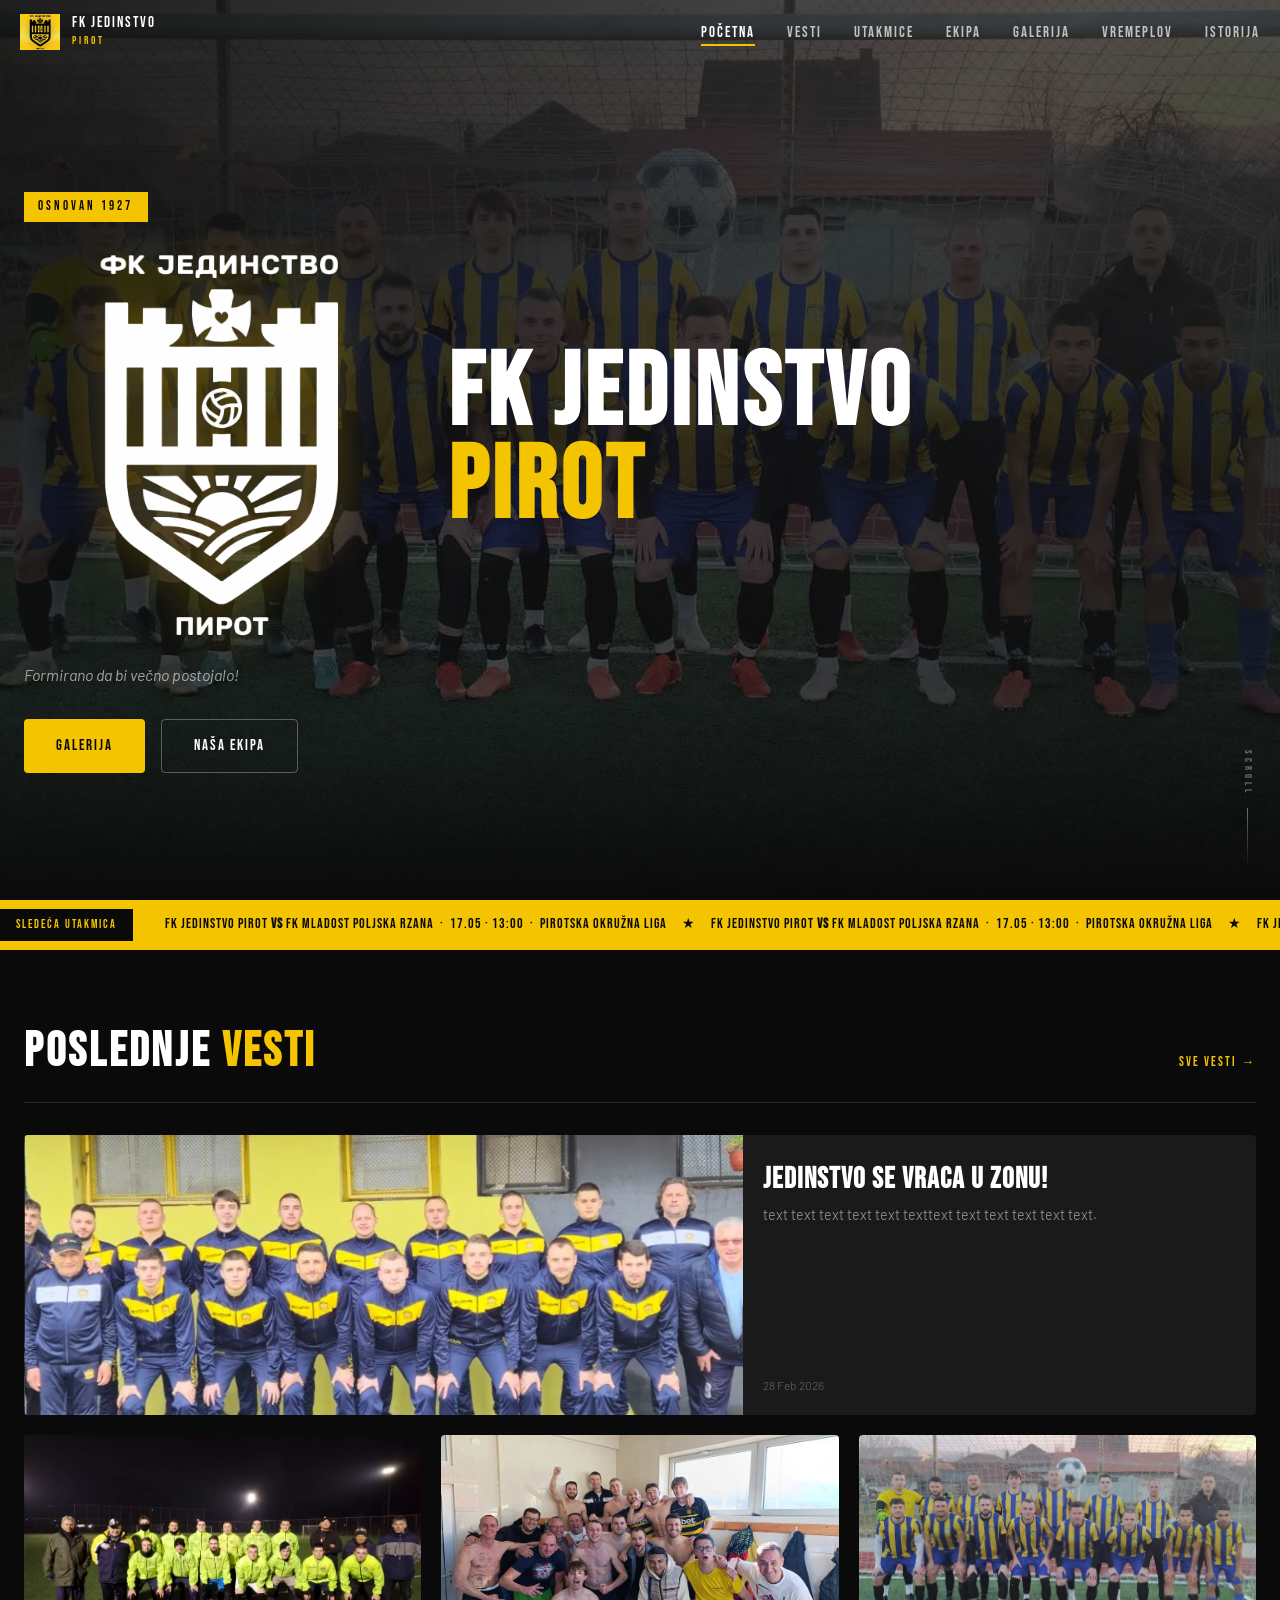
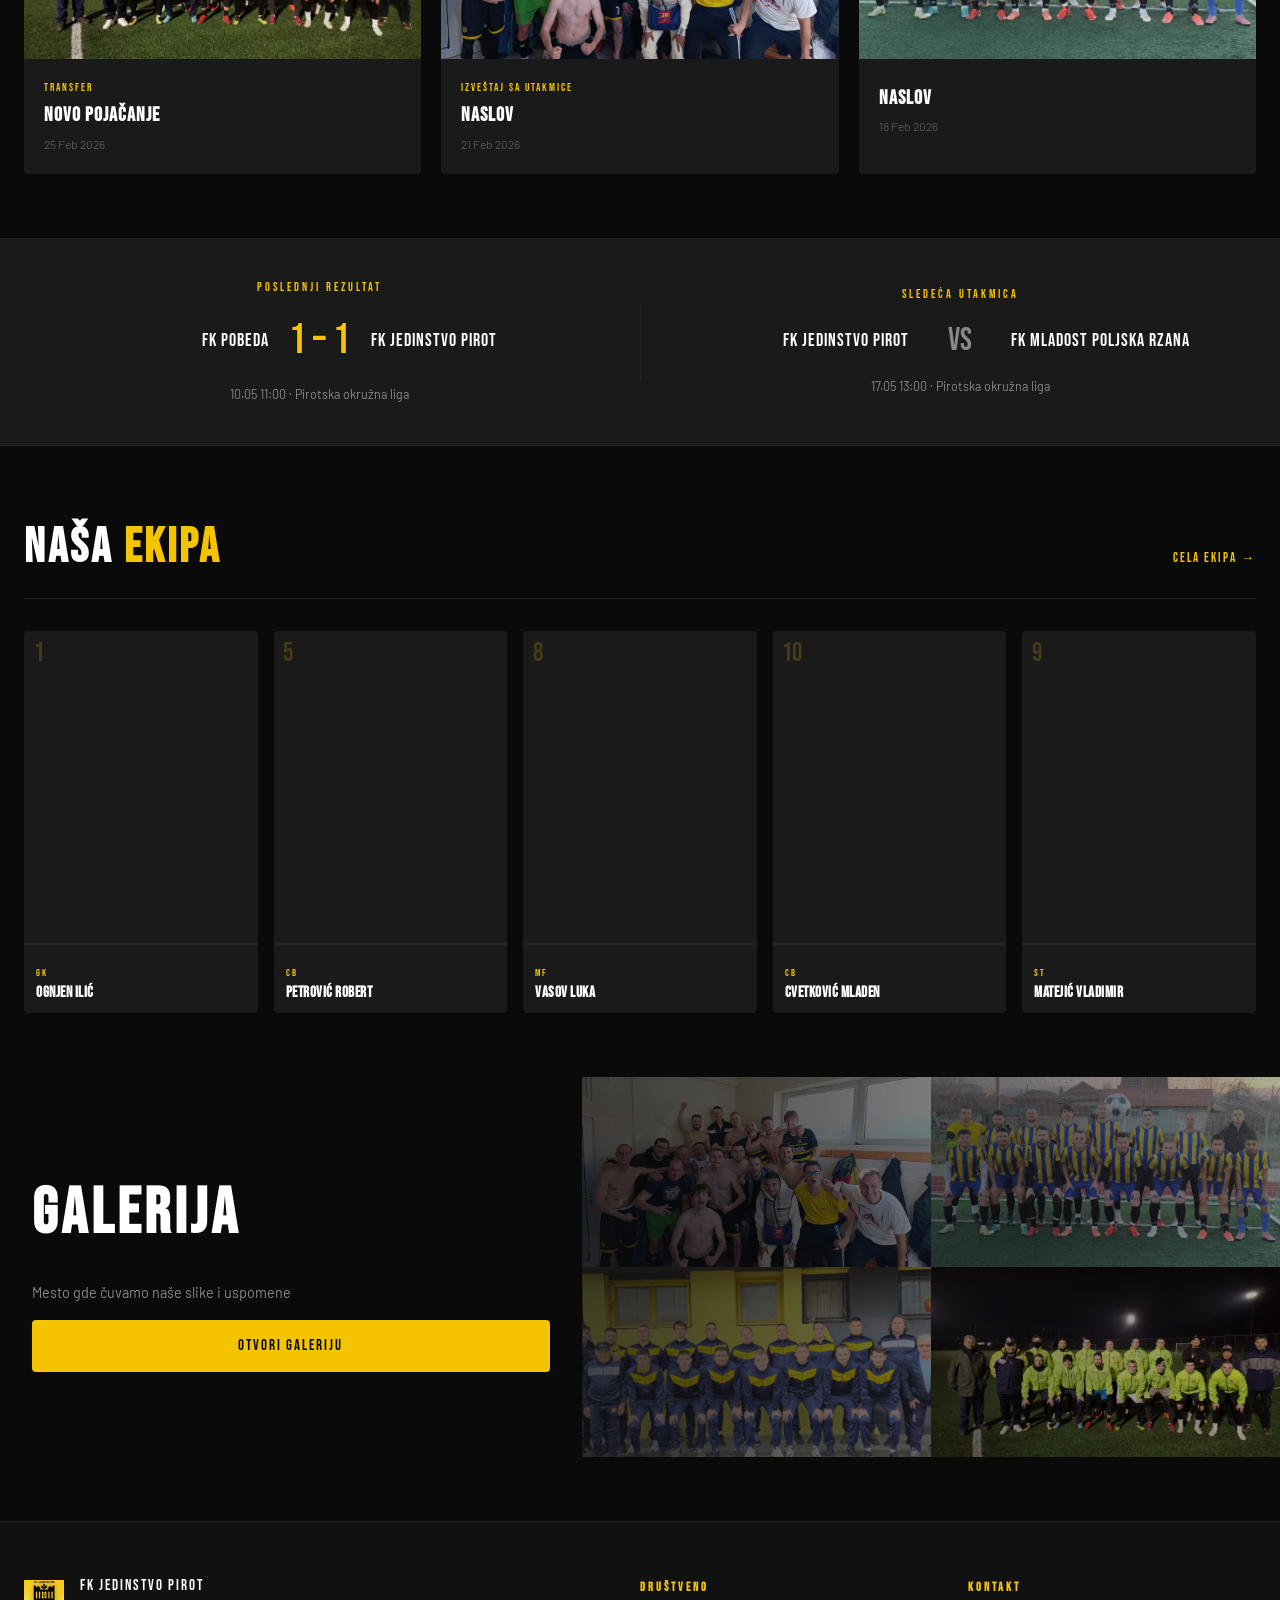
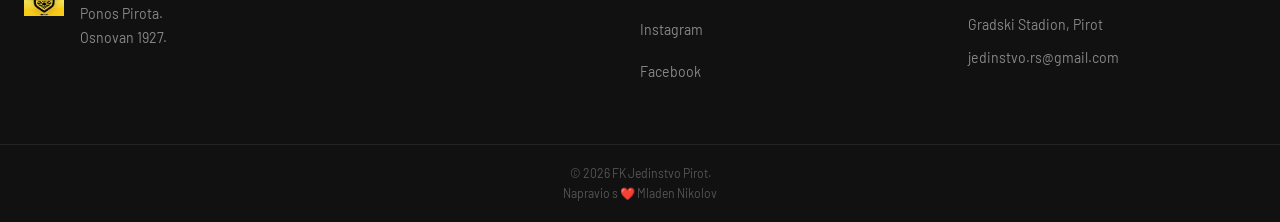
<file: index.html>
<!DOCTYPE html>
<html lang="en">
<head>
  <meta charset="UTF-8" />
  <meta name="viewport" content="width=device-width, initial-scale=1.0"/>
  <title>FK Jedinstvo Pirot</title>
  <link rel="stylesheet" href="style.css"/>
  <link href="https://fonts.googleapis.com/css2?family=Bebas+Neue&family=Barlow:ital,wght@0,400;0,600;0,700;0,900;1,400&display=swap" rel="stylesheet"/>
</head>
<body>

<!-- NAV -->
<nav id="navbar">
  <div class="nav-inner">
    <a href="index.html" class="nav-logo">
      <img src="slike/jedinstvo.webp" alt="FK Jedinstvo Pirot" class="nav-logo-img"/>
      <span class="logo-text">FK JEDINSTVO<br><small>PIROT</small></span>
    </a>
    <ul class="nav-links">
      <li><a href="index.html" class="active">POČETNA</a></li>
      <li><a href="vesti.html">VESTI</a></li>
      <li><a href="utakmice.html">UTAKMICE</a></li>
      <li><a href="ekipa.html">EKIPA</a></li>
      <li><a href="galerija.html">GALERIJA</a></li>
      <li><a href="vremeplov.html">VREMEPLOV</a></li>
      <li><a href="istorija.html">ISTORIJA</a></li>
    </ul>
    <button class="burger" onclick="toggleMenu()" aria-label="Meni">
      <span></span><span></span><span></span>
    </button>
  </div>
  <div class="mobile-menu" id="mobileMenu">
    <a href="index.html">POČETNA</a>
    <a href="vesti.html">VESTI</a>
    <a href="utakmice.html">UTAKMICE</a>
    <a href="ekipa.html">EKIPA</a>
    <a href="galerija.html">GALERIJA</a>
    <a href="vremeplov.html">VREMEPLOV</a>
    <a href="istorija.html">ISTORIJA</a>
  </div>
</nav>

<!-- HERO -->
<section class="hero">
  <div class="hero-bg"></div>
  <div class="hero-overlay"></div>
  <div class="hero-content">
    <div class="hero-badge">Osnovan 1927</div>
    <div class="hero-title-wrap">
      <img src="slike/jedinstvo-logo-beo.webp" alt="FK Jedinstvo Pirot" class="hero-crest"/>
      <h1 class="hero-title">FK JEDINSTVO<br><span class="accent">PIROT</span></h1>
    </div>
    <p class="hero-sub">Formirano da bi večno postojalo!</p>
    <div class="hero-cta">
      <a href="galerija.html" class="btn-primary">Galerija</a>
      <a href="ekipa.html" class="btn-ghost">Naša Ekipa</a>
    </div>
  </div>
  <div class="hero-scroll">
    <span>SCROLL</span>
    <div class="scroll-line"></div>
  </div>
</section>

<!-- NEXT MATCH TICKER -->
<div class="ticker-bar">
  <div class="ticker-inner">
    <span class="ticker-label">SLEDEĆA UTAKMICA</span>
    <span class="ticker-content">FK Jedinstvo Pirot <strong>vs</strong> Učitavanje.. &nbsp;·&nbsp; datum &nbsp;·&nbsp; vreme &nbsp;·&nbsp; mesto &nbsp;&nbsp;&nbsp; ★ &nbsp;&nbsp;&nbsp; FK Jedinstvo Pirot <strong>vs</strong> Učitavanje.. &nbsp;·&nbsp; datum &nbsp;·&nbsp; vreme &nbsp;·&nbsp; mesto &nbsp;&nbsp;&nbsp; ★ &nbsp;&nbsp;&nbsp; FK Jedinstvo Pirot <strong>vs</strong> Učitavanje.. &nbsp;·&nbsp; datum &nbsp;·&nbsp; vreme &nbsp;·&nbsp; mesto &nbsp;&nbsp;&nbsp; ★ &nbsp;&nbsp;&nbsp; 
  </div>
</div>

<!-- LATEST NEWS -->
<section class="section news-section">
  <div class="section-header">
    <h2>POSLEDNJE <span class="accent">VESTI</span></h2>
    <a href="vesti.html" class="see-all">SVE VESTI →</a>
  </div>
  <div class="news-grid">
    <article class="news-card news-card--featured">
      <div class="news-img" style="background-image:url('slike/jedinstvo-1.png')"></div>
      <div class="news-body">
        <span class="news-tag"></span>
        <h3>Jedinstvo se vraca u zonu!</h3>
        <p>text text text text text texttext text text text text text.</p>
        <span class="news-date">28 Feb 2026</span>
      </div>
    </article>
    <article class="news-card">
      <div class="news-img" style="background-image:url('slike/jedinstvo-2.png')"></div>
      <div class="news-body">
        <span class="news-tag">Transfer</span>
        <h3>Novo pojačanje</h3>
        <span class="news-date">25 Feb 2026</span>
      </div>
    </article>
    <article class="news-card">
      <div class="news-img" style="background-image:url('slike/slika1.jpg')"></div>
      <div class="news-body">
        <span class="news-tag">Izveštaj sa utakmice</span>
        <h3>Naslov</h3>
        <span class="news-date">21 Feb 2026</span>
      </div>
    </article>
    <article class="news-card">
      <div class="news-img" style="background-image:url('slike/slika2.png')"></div>
      <div class="news-body">
        <span class="news-tag"></span>
        <h3>Naslov</h3>
        <span class="news-date">18 Feb 2026</span>
      </div>
    </article>
  </div>
</section>

<!-- LAST RESULT + NEXT MATCH -->
<section class="results-banner">
  <div class="result-block" id="block-last">
    <span class="rb-label">POSLEDNJI REZULTAT</span>
    <div class="rb-fixture">
      <span class="rb-team home" id="lr-home">Učitavanje...</span>
      <span class="rb-score" id="lr-score">–</span>
      <span class="rb-team away" id="lr-away">Učitavanje...</span>
    </div>
    <span class="rb-date" id="lr-date">Učitavanje...</span>
  </div>

  <div class="rb-divider"></div>

  <div class="result-block" id="block-next">
    <span class="rb-label">SLEDEĆA UTAKMICA</span>
    <div class="rb-fixture">
      <span class="rb-team home" id="nm-home">Učitavanje...</span>
      <span class="rb-score rb-score--upcoming">vs</span>
      <span class="rb-team away" id="nm-away">Učitavanje...</span>
    </div>
    <span class="rb-date" id="nm-date">Učitavanje...</span>
  </div>
</section>

<!-- SQUAD PREVIEW -->
<section class="section squad-preview">
  <div class="section-header">
    <h2>NAŠA <span class="accent">EKIPA</span></h2>
    <a href="ekipa.html" class="see-all">CELA EKIPA →</a>
  </div>
  <div class="squad-grid">
    <div class="player-card">
      <div class="player-num">1</div>
      <div class="player-img" style="background-image:url('https://imgs.search.brave.com/iJweFlGDdLh7pETtmn9EzmCH4oLvJ9O9kYNeBJdbMpc/rs:fit:860:0:0:0/g:ce/aHR0cHM6Ly9tLmdl/dHR5d2FsbHBhcGVy/cy5jb20vd3AtY29u/dGVudC91cGxvYWRz/LzIwMjMvMDEvUm9u/YWxkby1BbC1OYXNz/ci5qcGc')"></div>
      <div class="player-info">
        <span class="player-pos">GK</span>
        <h4>Ognjen Ilić</h4>
      </div>
    </div>
    <div class="player-card">
      <div class="player-num">5</div>
      <div class="player-img" style="background-image:url('https://imgs.search.brave.com/iJweFlGDdLh7pETtmn9EzmCH4oLvJ9O9kYNeBJdbMpc/rs:fit:860:0:0:0/g:ce/aHR0cHM6Ly9tLmdl/dHR5d2FsbHBhcGVy/cy5jb20vd3AtY29u/dGVudC91cGxvYWRz/LzIwMjMvMDEvUm9u/YWxkby1BbC1OYXNz/ci5qcGc')"></div>
      <div class="player-info">
        <span class="player-pos">CB</span>
        <h4>Petrović Robert</h4>
      </div>
    </div>
    <div class="player-card">
      <div class="player-num">8</div>
      <div class="player-img" style="background-image:url('https://imgs.search.brave.com/iJweFlGDdLh7pETtmn9EzmCH4oLvJ9O9kYNeBJdbMpc/rs:fit:860:0:0:0/g:ce/aHR0cHM6Ly9tLmdl/dHR5d2FsbHBhcGVy/cy5jb20vd3AtY29u/dGVudC91cGxvYWRz/LzIwMjMvMDEvUm9u/YWxkby1BbC1OYXNz/ci5qcGc')"></div>
      <div class="player-info">
        <span class="player-pos">MF</span>
        <h4>Vasov Luka</h4>
      </div>
    </div>
    <div class="player-card">
      <div class="player-num">10</div>
      <div class="player-img" style="background-image:url('https://imgs.search.brave.com/iJweFlGDdLh7pETtmn9EzmCH4oLvJ9O9kYNeBJdbMpc/rs:fit:860:0:0:0/g:ce/aHR0cHM6Ly9tLmdl/dHR5d2FsbHBhcGVy/cy5jb20vd3AtY29u/dGVudC91cGxvYWRz/LzIwMjMvMDEvUm9u/YWxkby1BbC1OYXNz/ci5qcGc')"></div>
      <div class="player-info">
        <span class="player-pos">CB</span>
        <h4>Cvetković Mladen</h4>
      </div>
    </div>
    <div class="player-card">
      <div class="player-num">9</div>
      <div class="player-img" style="background-image:url('https://imgs.search.brave.com/iJweFlGDdLh7pETtmn9EzmCH4oLvJ9O9kYNeBJdbMpc/rs:fit:860:0:0:0/g:ce/aHR0cHM6Ly9tLmdl/dHR5d2FsbHBhcGVy/cy5jb20vd3AtY29u/dGVudC91cGxvYWRz/LzIwMjMvMDEvUm9u/YWxkby1BbC1OYXNz/ci5qcGc')"></div>
      <div class="player-info">
        <span class="player-pos">ST</span>
        <h4>Matejić Vladimir</h4>
      </div>
    </div>
  </div>
</section>

<!-- GALLERY TEASER -->
<section class="gallery-teaser">
  <div class="gt-overlay"></div>
  <div class="gt-content">
    <h2>GALERIJA</h2>
    <p>Mesto gde čuvamo naše slike i uspomene</p>
    <a href="galerija.html" class="btn-primary gt-btn">OTVORI GALERIJU</a>
  </div>
  <div class="gt-grid">
    <div class="gt-img" style="background-image:url('slike/slika1.jpg')"></div>
    <div class="gt-img" style="background-image:url('slike/slika2.png')"></div>
    <div class="gt-img" style="background-image:url('slike/jedinstvo-1.png')"></div>
    <div class="gt-img" style="background-image:url('slike/jedinstvo-2.png')"></div>
  </div>
</section>

<!-- FOOTER -->
<footer class="footer">
  <div class="footer-inner">
    <div class="footer-brand">
      <img src="slike/jedinstvo.webp" alt="FK Jedinstvo Pirot" class="nav-logo-img"/>
      <div>
        <div class="logo-text">FK JEDINSTVO PIROT</div>
        <p>Ponos Pirota.<br>Osnovan 1927.</p>
      </div>
    </div>
    <div class="footer-links">
      <h5>DRUŠTVENO</h5>
      <a href="https://www.instagram.com/fk_jedinstvo_pirot/" target="_blank">Instagram</a>
      <a href="https://www.facebook.com/profile.php?id=61588644404676" target="_blank">Facebook</a>
    </div>
    <div class="footer-contact">
      <h5>Kontakt</h5>
      <p>Gradski Stadion, Pirot</p>
      <p>jedinstvo.rs@gmail.com</p>
    </div>
  </div>
  <div class="footer-bottom">
    <span>© 2026 FK Jedinstvo Pirot.<br>Napravio s ❤️ Mladen Nikolov</span>
  </div>
</footer>

<script src="main.js"></script>
<script src="fixtures.js"></script>
</body>
</html>
</file>
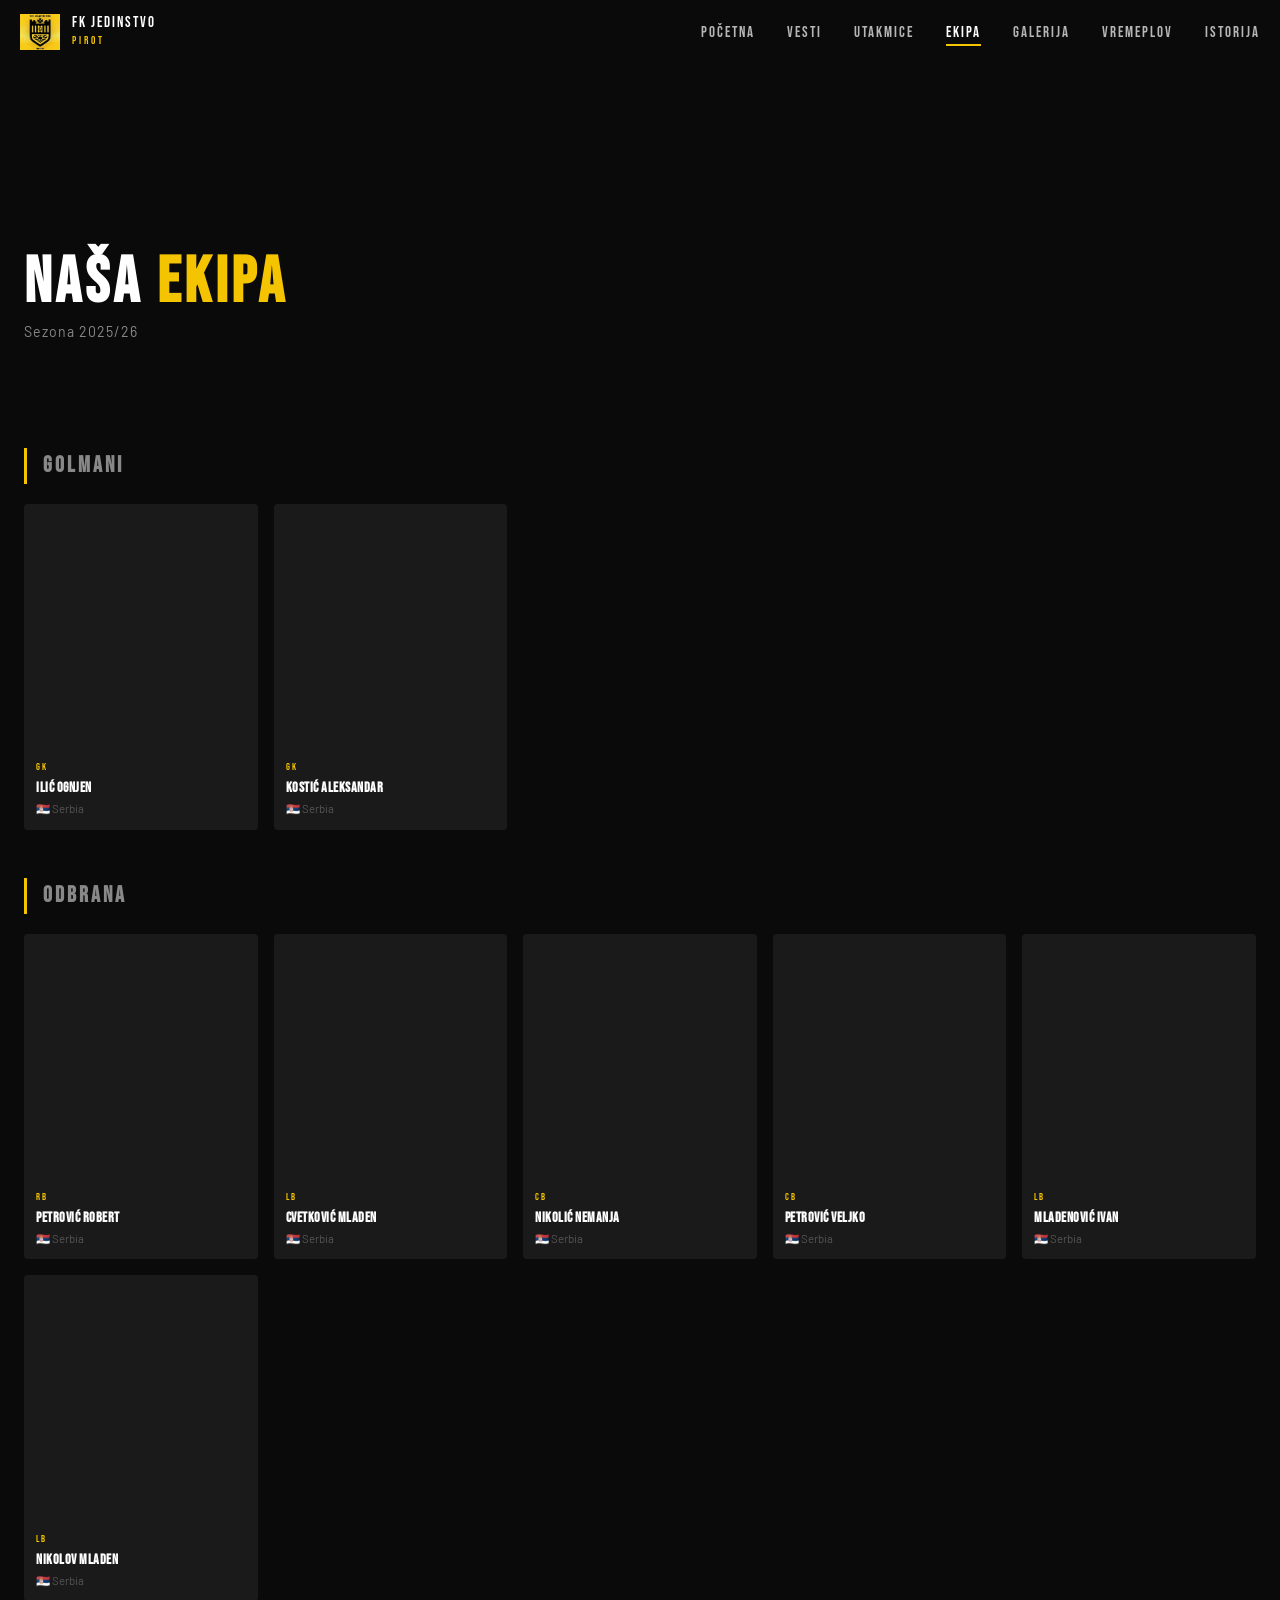
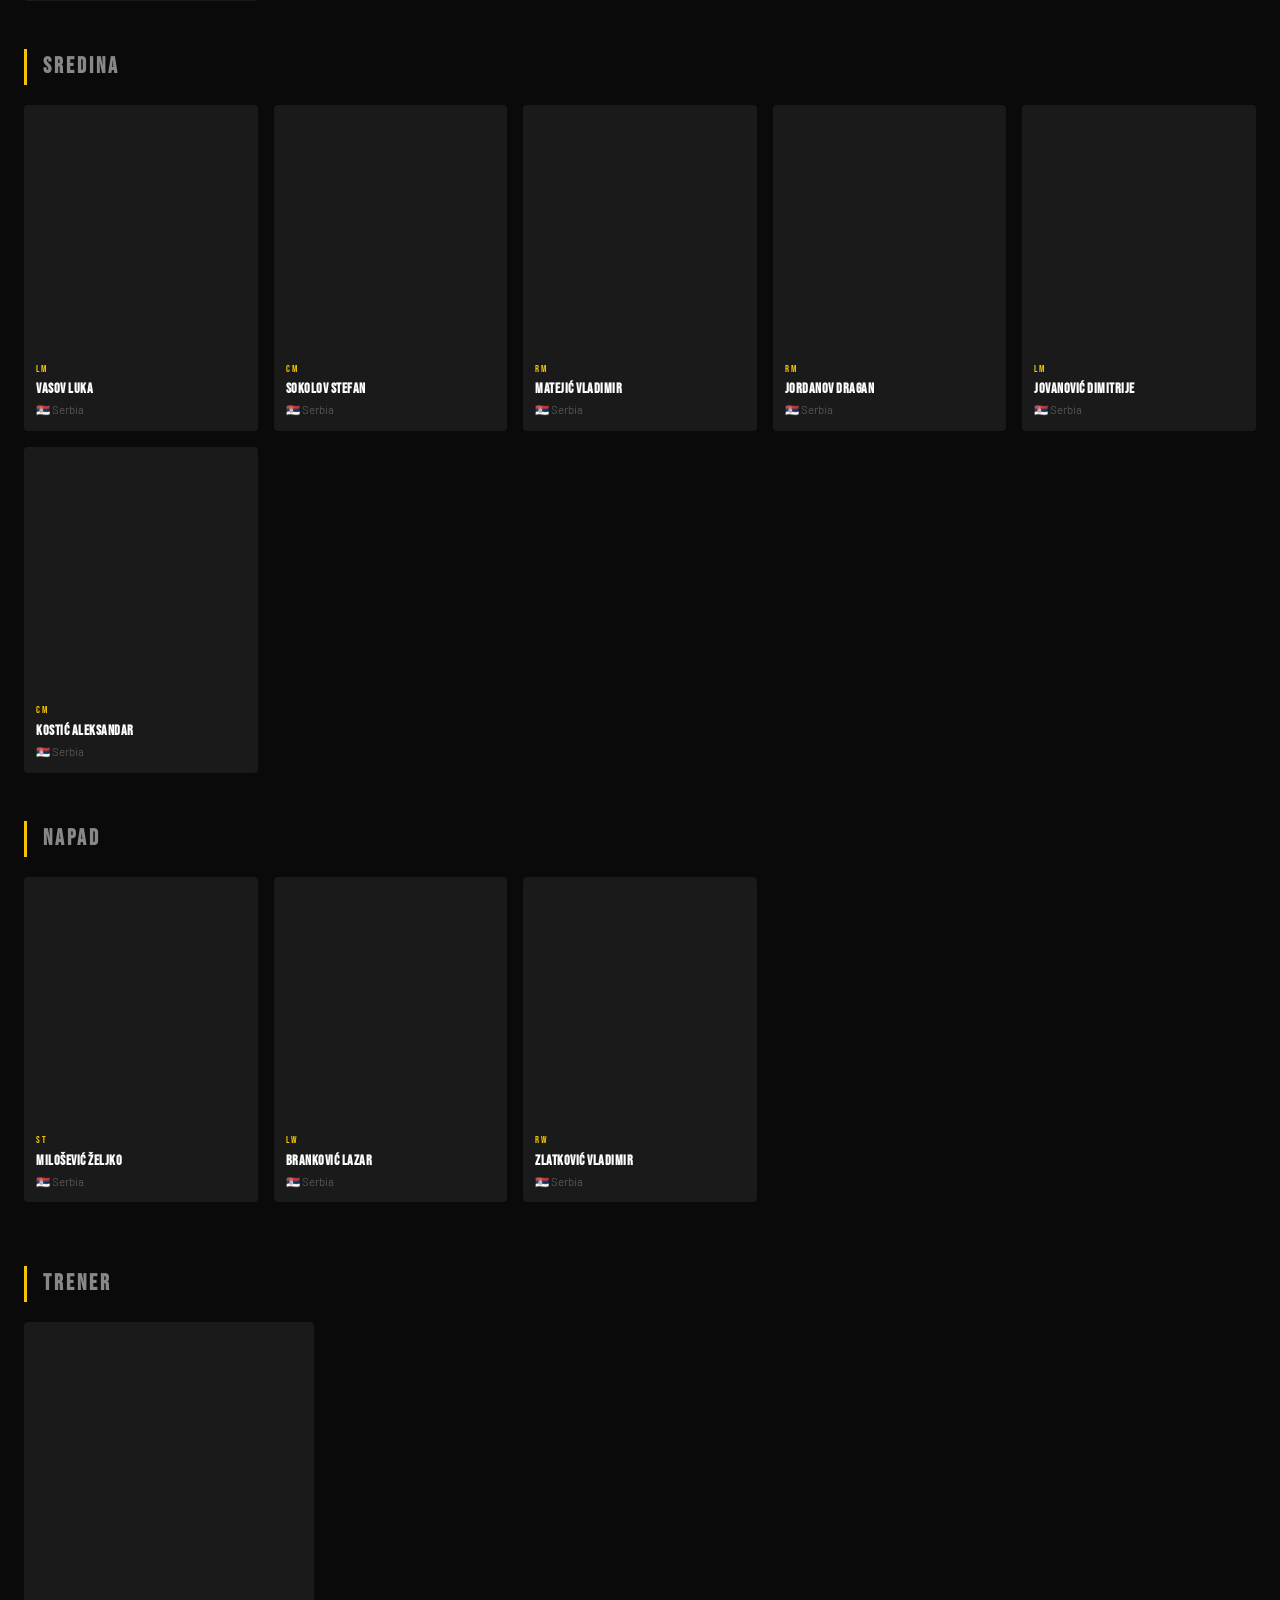
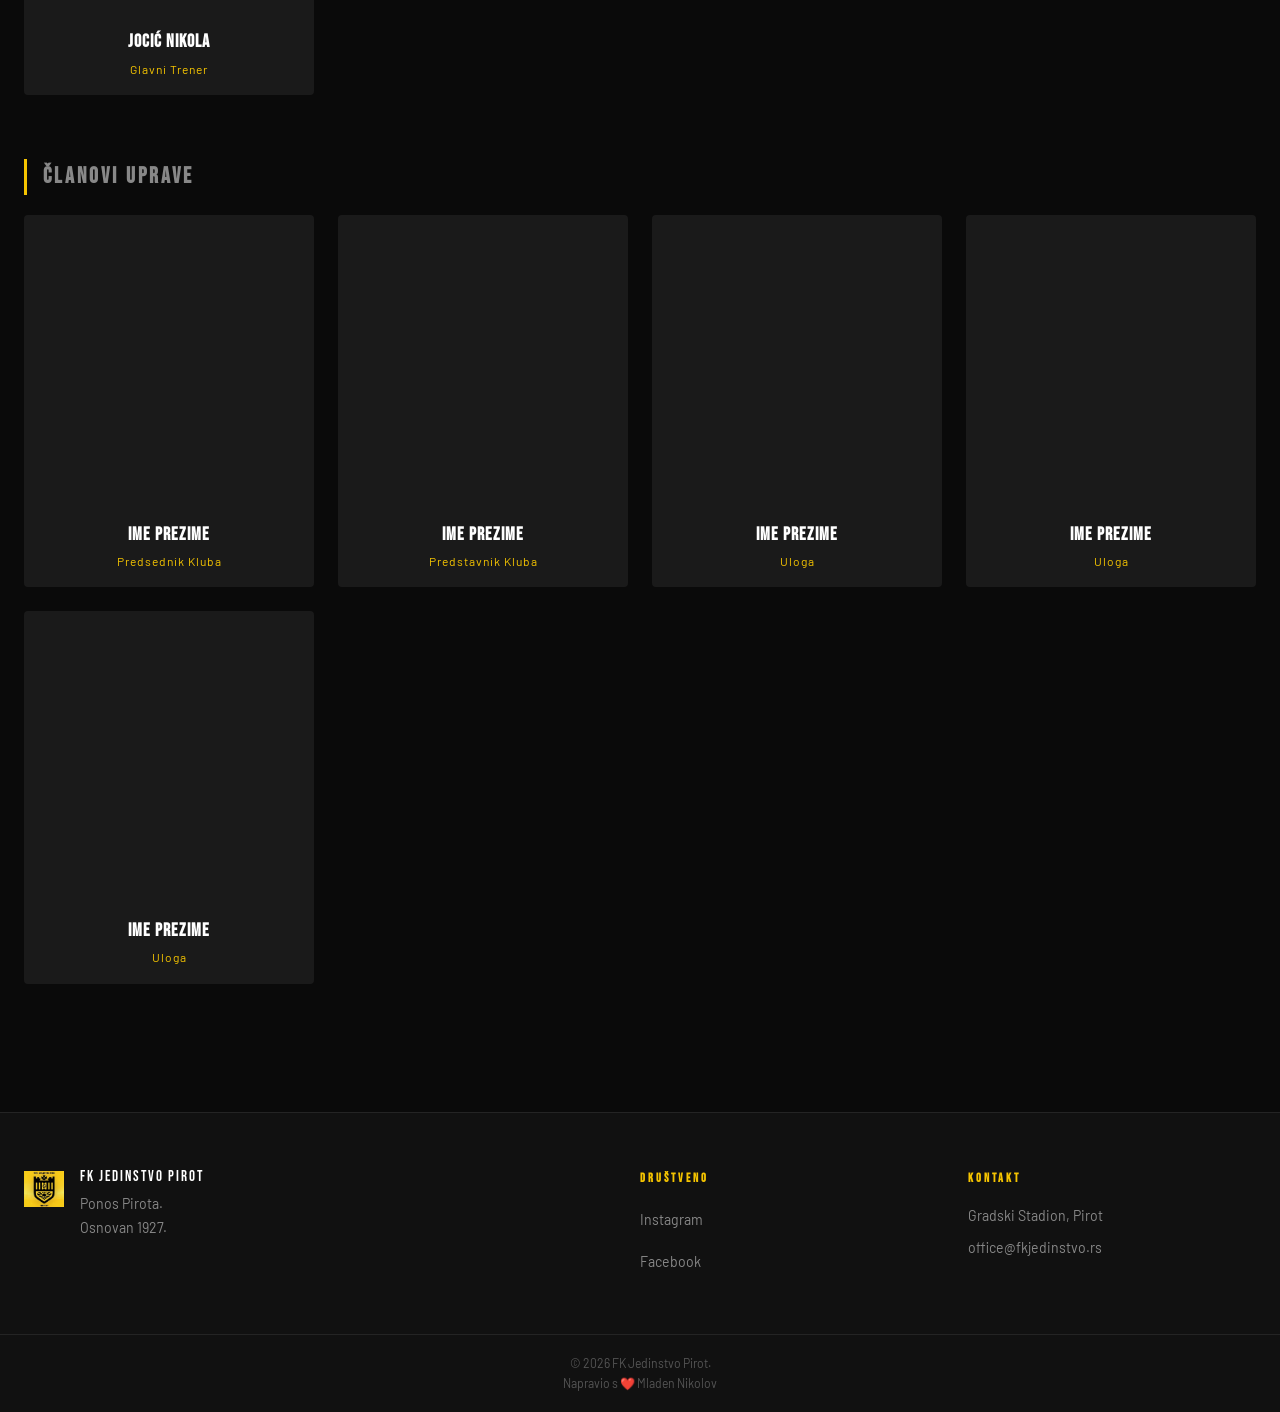
<file: ekipa.html>
<!DOCTYPE html>
<html lang="en">
<head>
  <meta charset="UTF-8" />
  <meta name="viewport" content="width=device-width, initial-scale=1.0"/>
  <title>Ekipa — FK Jedinstvo Pirot</title>
  <link rel="stylesheet" href="style.css"/>
  <link href="https://fonts.googleapis.com/css2?family=Bebas+Neue&family=Barlow:ital,wght@0,400;0,600;0,700;0,900;1,400&display=swap" rel="stylesheet"/>
</head>
<body>

<nav id="navbar">
  <div class="nav-inner">
    <a href="index.html" class="nav-logo">
      <img src="slike/jedinstvo.webp" alt="FK Jedinstvo Pirot" class="nav-logo-img"/>
      <span class="logo-text">FK JEDINSTVO<br><small>PIROT</small></span>
    </a>
    <ul class="nav-links">
      <li><a href="index.html">Početna</a></li>
      <li><a href="vesti.html">Vesti</a></li>
      <li><a href="utakmice.html">Utakmice</a></li>
      <li><a href="ekipa.html" class="active">Ekipa</a></li>
      <li><a href="galerija.html">Galerija</a></li>
      <li><a href="vremeplov.html">Vremeplov</a></li>
      <li><a href="istorija.html">Istorija</a></li>
    </ul>
    <button class="burger" onclick="toggleMenu()">
      <span></span><span></span><span></span>
    </button>
  </div>
  <div class="mobile-menu" id="mobileMenu">
    <a href="index.html">Početna</a>
    <a href="vesti.html">Vesti</a>
    <a href="utakmice.html">Utakmice</a>
    <a href="ekipa.html">Ekipa</a>
    <a href="galerija.html">Galerija</a>
    <a href="vremeplov.html">Vremeplov</a>
    <a href="istorija.html">Istorija</a>
  </div>
</nav>

<header class="page-header">
  <div class="page-header-bg" style="background-image:url('https://images.unsplash.com/photo-1529900748604-07564a03e7a6?w=1600&q=80')"></div>
  <div class="page-header-overlay"></div>
  <div class="page-header-content">
    <h1>NAŠA <span class="accent">EKIPA</span></h1>
    <p>Sezona 2025/26</p>
  </div>
</header>

<section class="section">
  <h3 class="pos-title">Golmani</h3>
  <div class="full-squad-grid">
    <div class="full-player-card">
      <div class="fp-num">1</div>
      <div class="fp-img" style="background-image:url('https://imgs.search.brave.com/iJweFlGDdLh7pETtmn9EzmCH4oLvJ9O9kYNeBJdbMpc/rs:fit:860:0:0:0/g:ce/aHR0cHM6Ly9tLmdl/dHR5d2FsbHBhcGVy/cy5jb20vd3AtY29u/dGVudC91cGxvYWRz/LzIwMjMvMDEvUm9u/YWxkby1BbC1OYXNz/ci5qcGc')"></div>
      <div class="fp-info">
        <span class="fp-pos">GK</span>
        <h4>Ilić Ognjen</h4>
        <span class="fp-nat">🇷🇸 Serbia</span>
      </div>
    </div>
    <div class="full-player-card">
      <div class="fp-num">13</div>
      <div class="fp-img" style="background-image:url('https://imgs.search.brave.com/iJweFlGDdLh7pETtmn9EzmCH4oLvJ9O9kYNeBJdbMpc/rs:fit:860:0:0:0/g:ce/aHR0cHM6Ly9tLmdl/dHR5d2FsbHBhcGVy/cy5jb20vd3AtY29u/dGVudC91cGxvYWRz/LzIwMjMvMDEvUm9u/YWxkby1BbC1OYXNz/ci5qcGc')"></div>
      <div class="fp-info">
        <span class="fp-pos">GK</span>
        <h4>Kostić Aleksandar</h4>
        <span class="fp-nat">🇷🇸 Serbia</span>
      </div>
    </div>
  </div>

  <h3 class="pos-title">Odbrana</h3>
  <div class="full-squad-grid">
    <div class="full-player-card">
      <div class="fp-num">2</div>
      <div class="fp-img" style="background-image:url('https://imgs.search.brave.com/iJweFlGDdLh7pETtmn9EzmCH4oLvJ9O9kYNeBJdbMpc/rs:fit:860:0:0:0/g:ce/aHR0cHM6Ly9tLmdl/dHR5d2FsbHBhcGVy/cy5jb20vd3AtY29u/dGVudC91cGxvYWRz/LzIwMjMvMDEvUm9u/YWxkby1BbC1OYXNz/ci5qcGc')"></div>
      <div class="fp-info"><span class="fp-pos">RB</span><h4>Petrović Robert</h4><span class="fp-nat">🇷🇸 Serbia</span></div>
    </div>
    <div class="full-player-card">
      <div class="fp-num">3</div>
      <div class="fp-img" style="background-image:url('https://imgs.search.brave.com/iJweFlGDdLh7pETtmn9EzmCH4oLvJ9O9kYNeBJdbMpc/rs:fit:860:0:0:0/g:ce/aHR0cHM6Ly9tLmdl/dHR5d2FsbHBhcGVy/cy5jb20vd3AtY29u/dGVudC91cGxvYWRz/LzIwMjMvMDEvUm9u/YWxkby1BbC1OYXNz/ci5qcGc')"></div>
      <div class="fp-info"><span class="fp-pos">LB</span><h4>Cvetković Mladen</h4><span class="fp-nat">🇷🇸 Serbia</span></div>
    </div>
    <div class="full-player-card">
      <div class="fp-num">4</div>
      <div class="fp-img" style="background-image:url('https://imgs.search.brave.com/iJweFlGDdLh7pETtmn9EzmCH4oLvJ9O9kYNeBJdbMpc/rs:fit:860:0:0:0/g:ce/aHR0cHM6Ly9tLmdl/dHR5d2FsbHBhcGVy/cy5jb20vd3AtY29u/dGVudC91cGxvYWRz/LzIwMjMvMDEvUm9u/YWxkby1BbC1OYXNz/ci5qcGc')"></div>
      <div class="fp-info"><span class="fp-pos">CB</span><h4>Nikolić Nemanja</h4><span class="fp-nat">🇷🇸 Serbia</span></div>
    </div>
    <div class="full-player-card">
      <div class="fp-num">5</div>
      <div class="fp-img" style="background-image:url('https://imgs.search.brave.com/iJweFlGDdLh7pETtmn9EzmCH4oLvJ9O9kYNeBJdbMpc/rs:fit:860:0:0:0/g:ce/aHR0cHM6Ly9tLmdl/dHR5d2FsbHBhcGVy/cy5jb20vd3AtY29u/dGVudC91cGxvYWRz/LzIwMjMvMDEvUm9u/YWxkby1BbC1OYXNz/ci5qcGc')"></div>
      <div class="fp-info"><span class="fp-pos">CB</span><h4>Petrović Veljko</h4><span class="fp-nat">🇷🇸 Serbia</span></div>
    </div>
    <div class="full-player-card">
      <div class="fp-num">6</div>
      <div class="fp-img" style="background-image:url('https://imgs.search.brave.com/iJweFlGDdLh7pETtmn9EzmCH4oLvJ9O9kYNeBJdbMpc/rs:fit:860:0:0:0/g:ce/aHR0cHM6Ly9tLmdl/dHR5d2FsbHBhcGVy/cy5jb20vd3AtY29u/dGVudC91cGxvYWRz/LzIwMjMvMDEvUm9u/YWxkby1BbC1OYXNz/ci5qcGc')"></div>
      <div class="fp-info"><span class="fp-pos">LB</span><h4>Mladenović Ivan</h4><span class="fp-nat">🇷🇸 Serbia</span></div>
    </div>
    <div class="full-player-card">
      <div class="fp-num">6</div>
      <div class="fp-img" style="background-image:url('https://imgs.search.brave.com/iJweFlGDdLh7pETtmn9EzmCH4oLvJ9O9kYNeBJdbMpc/rs:fit:860:0:0:0/g:ce/aHR0cHM6Ly9tLmdl/dHR5d2FsbHBhcGVy/cy5jb20vd3AtY29u/dGVudC91cGxvYWRz/LzIwMjMvMDEvUm9u/YWxkby1BbC1OYXNz/ci5qcGc')"></div>
      <div class="fp-info"><span class="fp-pos">LB</span><h4>Nikolov Mladen</h4><span class="fp-nat">🇷🇸 Serbia</span></div>
    </div>
  </div>

  <h3 class="pos-title">Sredina</h3>
  <div class="full-squad-grid">
    <div class="full-player-card">
      <div class="fp-num">7</div>
      <div class="fp-img" style="background-image:url('https://imgs.search.brave.com/iJweFlGDdLh7pETtmn9EzmCH4oLvJ9O9kYNeBJdbMpc/rs:fit:860:0:0:0/g:ce/aHR0cHM6Ly9tLmdl/dHR5d2FsbHBhcGVy/cy5jb20vd3AtY29u/dGVudC91cGxvYWRz/LzIwMjMvMDEvUm9u/YWxkby1BbC1OYXNz/ci5qcGc')"></div>
      <div class="fp-info"><span class="fp-pos">LM</span><h4>Vasov Luka</h4><span class="fp-nat">🇷🇸 Serbia</span></div>
    </div>
    <div class="full-player-card">
      <div class="fp-num">8</div>
      <div class="fp-img" style="background-image:url('https://imgs.search.brave.com/iJweFlGDdLh7pETtmn9EzmCH4oLvJ9O9kYNeBJdbMpc/rs:fit:860:0:0:0/g:ce/aHR0cHM6Ly9tLmdl/dHR5d2FsbHBhcGVy/cy5jb20vd3AtY29u/dGVudC91cGxvYWRz/LzIwMjMvMDEvUm9u/YWxkby1BbC1OYXNz/ci5qcGc')"></div>
      <div class="fp-info"><span class="fp-pos">CM</span><h4>Sokolov Stefan</h4><span class="fp-nat">🇷🇸 Serbia</span></div>
    </div>
    <div class="full-player-card">
      <div class="fp-num">10</div>
      <div class="fp-img" style="background-image:url('https://imgs.search.brave.com/iJweFlGDdLh7pETtmn9EzmCH4oLvJ9O9kYNeBJdbMpc/rs:fit:860:0:0:0/g:ce/aHR0cHM6Ly9tLmdl/dHR5d2FsbHBhcGVy/cy5jb20vd3AtY29u/dGVudC91cGxvYWRz/LzIwMjMvMDEvUm9u/YWxkby1BbC1OYXNz/ci5qcGc')"></div>
      <div class="fp-info"><span class="fp-pos">RM</span><h4>Matejić Vladimir</h4><span class="fp-nat">🇷🇸 Serbia</span></div>
    </div>
    <div class="full-player-card">
      <div class="fp-num">10</div>
      <div class="fp-img" style="background-image:url('https://imgs.search.brave.com/iJweFlGDdLh7pETtmn9EzmCH4oLvJ9O9kYNeBJdbMpc/rs:fit:860:0:0:0/g:ce/aHR0cHM6Ly9tLmdl/dHR5d2FsbHBhcGVy/cy5jb20vd3AtY29u/dGVudC91cGxvYWRz/LzIwMjMvMDEvUm9u/YWxkby1BbC1OYXNz/ci5qcGc')"></div>
      <div class="fp-info"><span class="fp-pos">RM</span><h4>Jordanov Dragan</h4><span class="fp-nat">🇷🇸 Serbia</span></div>
    </div>
    <div class="full-player-card">
      <div class="fp-num">14</div>
      <div class="fp-img" style="background-image:url('https://imgs.search.brave.com/iJweFlGDdLh7pETtmn9EzmCH4oLvJ9O9kYNeBJdbMpc/rs:fit:860:0:0:0/g:ce/aHR0cHM6Ly9tLmdl/dHR5d2FsbHBhcGVy/cy5jb20vd3AtY29u/dGVudC91cGxvYWRz/LzIwMjMvMDEvUm9u/YWxkby1BbC1OYXNz/ci5qcGc')"></div>
      <div class="fp-info"><span class="fp-pos">LM</span><h4>Jovanović Dimitrije</h4><span class="fp-nat">🇷🇸 Serbia</span></div>
    </div>
    <div class="full-player-card">
      <div class="fp-num">16</div>
      <div class="fp-img" style="background-image:url('https://imgs.search.brave.com/iJweFlGDdLh7pETtmn9EzmCH4oLvJ9O9kYNeBJdbMpc/rs:fit:860:0:0:0/g:ce/aHR0cHM6Ly9tLmdl/dHR5d2FsbHBhcGVy/cy5jb20vd3AtY29u/dGVudC91cGxvYWRz/LzIwMjMvMDEvUm9u/YWxkby1BbC1OYXNz/ci5qcGc')"></div>
      <div class="fp-info"><span class="fp-pos">CM</span><h4>Kostić Aleksandar</h4><span class="fp-nat">🇷🇸 Serbia</span></div>
    </div>
  </div>

  <h3 class="pos-title">Napad</h3>
  <div class="full-squad-grid">
    <div class="full-player-card">
      <div class="fp-num">9</div>
      <div class="fp-img" style="background-image:url('https://imgs.search.brave.com/iJweFlGDdLh7pETtmn9EzmCH4oLvJ9O9kYNeBJdbMpc/rs:fit:860:0:0:0/g:ce/aHR0cHM6Ly9tLmdl/dHR5d2FsbHBhcGVy/cy5jb20vd3AtY29u/dGVudC91cGxvYWRz/LzIwMjMvMDEvUm9u/YWxkby1BbC1OYXNz/ci5qcGc')"></div>
      <div class="fp-info"><span class="fp-pos">ST</span><h4>Milošević Željko</h4><span class="fp-nat">🇷🇸 Serbia</span></div>
    </div>
    <div class="full-player-card">
      <div class="fp-num">11</div>
      <div class="fp-img" style="background-image:url('https://imgs.search.brave.com/iJweFlGDdLh7pETtmn9EzmCH4oLvJ9O9kYNeBJdbMpc/rs:fit:860:0:0:0/g:ce/aHR0cHM6Ly9tLmdl/dHR5d2FsbHBhcGVy/cy5jb20vd3AtY29u/dGVudC91cGxvYWRz/LzIwMjMvMDEvUm9u/YWxkby1BbC1OYXNz/ci5qcGc')"></div>
      <div class="fp-info"><span class="fp-pos">LW</span><h4>Branković Lazar</h4><span class="fp-nat">🇷🇸 Serbia</span></div>
    </div>
    <div class="full-player-card">
      <div class="fp-num">17</div>
      <div class="fp-img" style="background-image:url('https://imgs.search.brave.com/iJweFlGDdLh7pETtmn9EzmCH4oLvJ9O9kYNeBJdbMpc/rs:fit:860:0:0:0/g:ce/aHR0cHM6Ly9tLmdl/dHR5d2FsbHBhcGVy/cy5jb20vd3AtY29u/dGVudC91cGxvYWRz/LzIwMjMvMDEvUm9u/YWxkby1BbC1OYXNz/ci5qcGc')"></div>
      <div class="fp-info"><span class="fp-pos">RW</span><h4>Zlatković Vladimir</h4><span class="fp-nat">🇷🇸 Serbia</span></div>
    </div>
  </div>

<!-- TRENER -->
  <h3 class="pos-title" style="margin-top:4rem">Trener</h3>
  <div class="staff-grid">
    <div class="staff-card">
      <div class="staff-img" style="background-image:url('https://imgs.search.brave.com/iJweFlGDdLh7pETtmn9EzmCH4oLvJ9O9kYNeBJdbMpc/rs:fit:860:0:0:0/g:ce/aHR0cHM6Ly9tLmdl/dHR5d2FsbHBhcGVy/cy5jb20vd3AtY29u/dGVudC91cGxvYWRz/LzIwMjMvMDEvUm9u/YWxkby1BbC1OYXNz/ci5qcGc')"></div>
      <h4>Jocić Nikola</h4>
      <span>Glavni Trener</span>
    </div>
  </div>


  <!-- STAFF -->
  <h3 class="pos-title" style="margin-top:4rem">Članovi Uprave</h3>
  <div class="staff-grid">
    <div class="staff-card">
      <div class="staff-img" style="background-image:url('https://imgs.search.brave.com/iJweFlGDdLh7pETtmn9EzmCH4oLvJ9O9kYNeBJdbMpc/rs:fit:860:0:0:0/g:ce/aHR0cHM6Ly9tLmdl/dHR5d2FsbHBhcGVy/cy5jb20vd3AtY29u/dGVudC91cGxvYWRz/LzIwMjMvMDEvUm9u/YWxkby1BbC1OYXNz/ci5qcGc')"></div>
      <h4>Ime Prezime</h4>
      <span>Predsednik Kluba</span>
    </div>
    <div class="staff-card">
      <div class="staff-img" style="background-image:url('https://imgs.search.brave.com/iJweFlGDdLh7pETtmn9EzmCH4oLvJ9O9kYNeBJdbMpc/rs:fit:860:0:0:0/g:ce/aHR0cHM6Ly9tLmdl/dHR5d2FsbHBhcGVy/cy5jb20vd3AtY29u/dGVudC91cGxvYWRz/LzIwMjMvMDEvUm9u/YWxkby1BbC1OYXNz/ci5qcGc')"></div>
      <h4>Ime Prezime</h4>
      <span>Predstavnik Kluba</span>
    </div>
    <div class="staff-card">
      <div class="staff-img" style="background-image:url('https://imgs.search.brave.com/iJweFlGDdLh7pETtmn9EzmCH4oLvJ9O9kYNeBJdbMpc/rs:fit:860:0:0:0/g:ce/aHR0cHM6Ly9tLmdl/dHR5d2FsbHBhcGVy/cy5jb20vd3AtY29u/dGVudC91cGxvYWRz/LzIwMjMvMDEvUm9u/YWxkby1BbC1OYXNz/ci5qcGc')"></div>
      <h4>Ime Prezime</h4>
      <span>Uloga</span>
    </div>
    <div class="staff-card">
      <div class="staff-img" style="background-image:url('https://imgs.search.brave.com/iJweFlGDdLh7pETtmn9EzmCH4oLvJ9O9kYNeBJdbMpc/rs:fit:860:0:0:0/g:ce/aHR0cHM6Ly9tLmdl/dHR5d2FsbHBhcGVy/cy5jb20vd3AtY29u/dGVudC91cGxvYWRz/LzIwMjMvMDEvUm9u/YWxkby1BbC1OYXNz/ci5qcGc')"></div>
      <h4>Ime Prezime</h4>
      <span>Uloga</span>
    </div>
    <div class="staff-card">
      <div class="staff-img" style="background-image:url('https://imgs.search.brave.com/iJweFlGDdLh7pETtmn9EzmCH4oLvJ9O9kYNeBJdbMpc/rs:fit:860:0:0:0/g:ce/aHR0cHM6Ly9tLmdl/dHR5d2FsbHBhcGVy/cy5jb20vd3AtY29u/dGVudC91cGxvYWRz/LzIwMjMvMDEvUm9u/YWxkby1BbC1OYXNz/ci5qcGc')"></div>
      <h4>Ime Prezime</h4>
      <span>Uloga</span>
    </div>
  </div>
</section>

<footer class="footer">
  <div class="footer-inner">
    <div class="footer-brand">
      <img src="slike/jedinstvo.webp" alt="FK Jedinstvo Pirot" class="nav-logo-img"/>
      <div>
        <div class="logo-text">FK JEDINSTVO PIROT</div>
        <p>Ponos Pirota.<br>Osnovan 1927.</p>
      </div>
    </div>
    <div class="footer-links">
      <h5>DRUŠTVENO</h5>
      <a href="https://www.instagram.com/fk_jedinstvo_pirot/" target="_blank">Instagram</a>
      <a href="https://www.facebook.com/profile.php?id=61588644404676" target="_blank">Facebook</a>
    </div>
    <div class="footer-contact">
      <h5>Kontakt</h5>
      <p>Gradski Stadion, Pirot</p>
      <p>office@fkjedinstvo.rs</p>
    </div>
  </div>
  <div class="footer-bottom">
    <span>© 2026 FK Jedinstvo Pirot.<br>Napravio s ❤️ Mladen Nikolov</span>
  </div>
</footer>

<script src="main.js"></script>
</body>
</html>
</file>
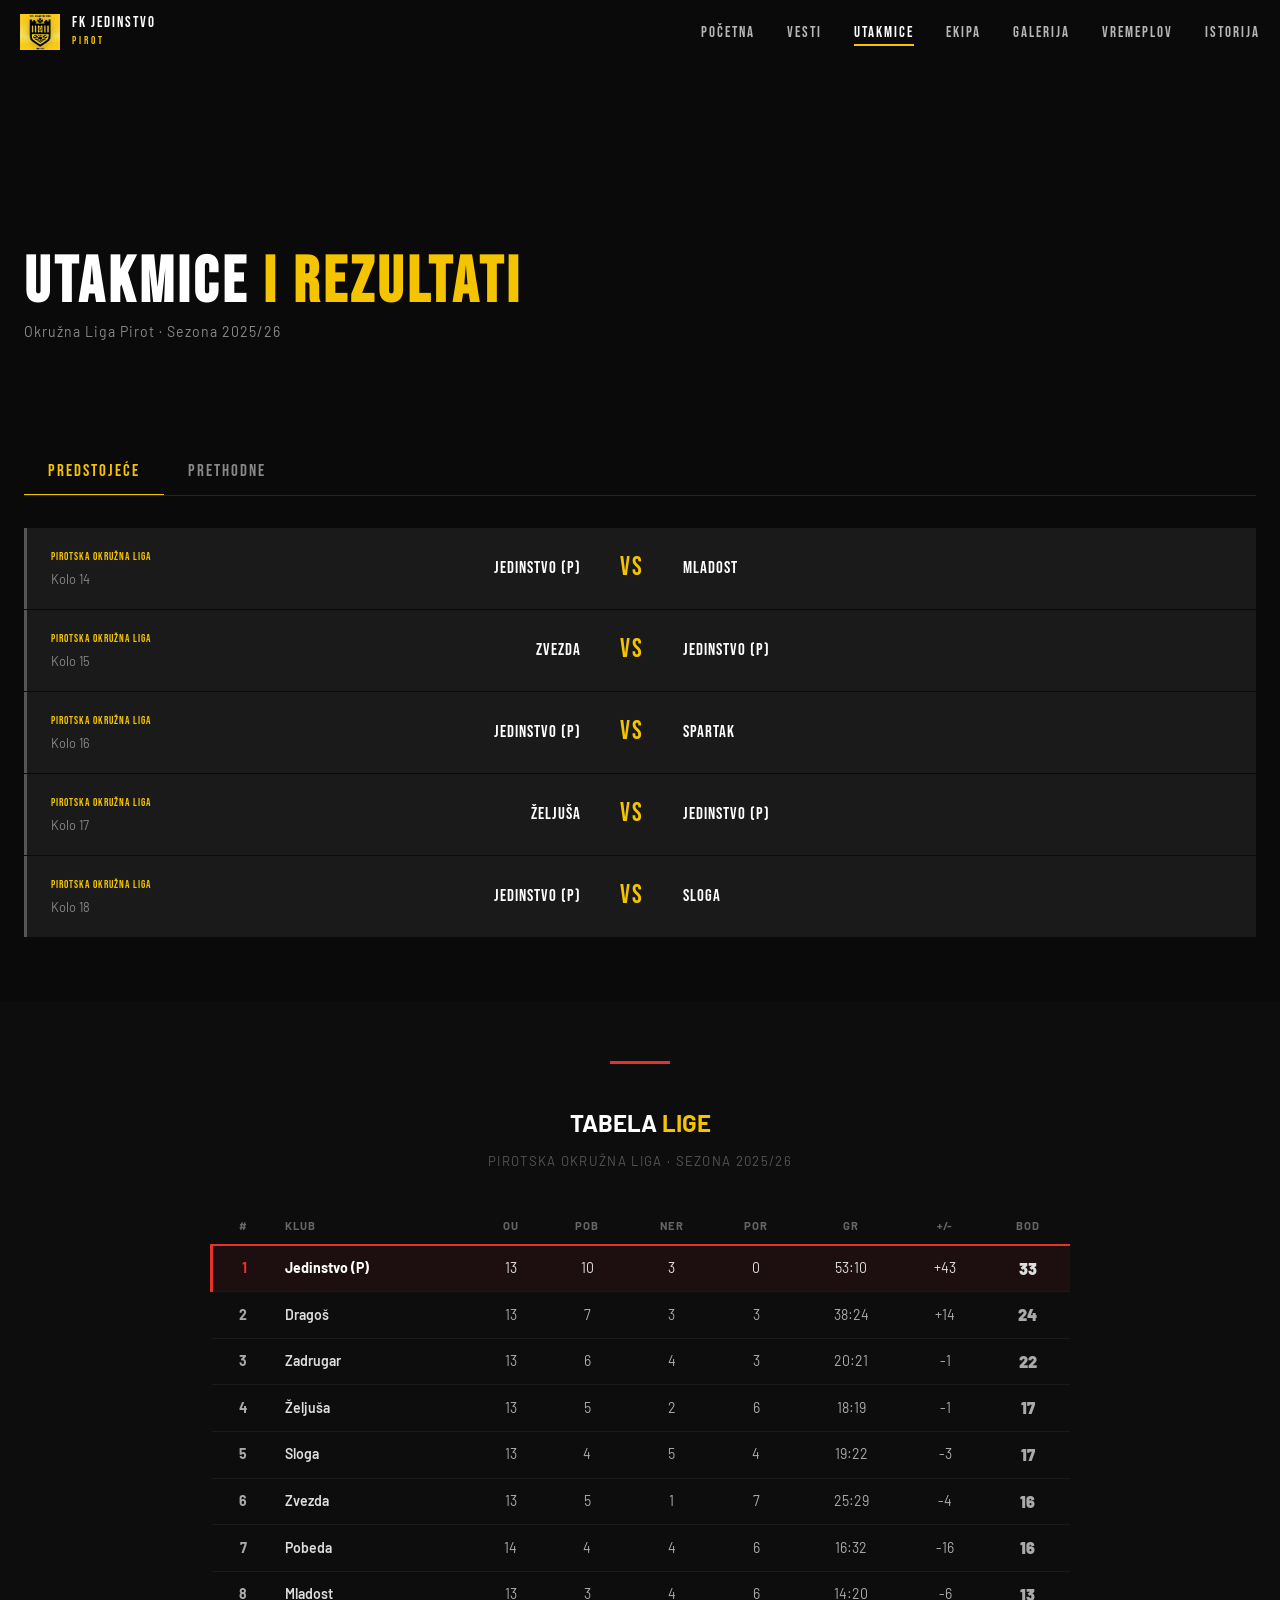
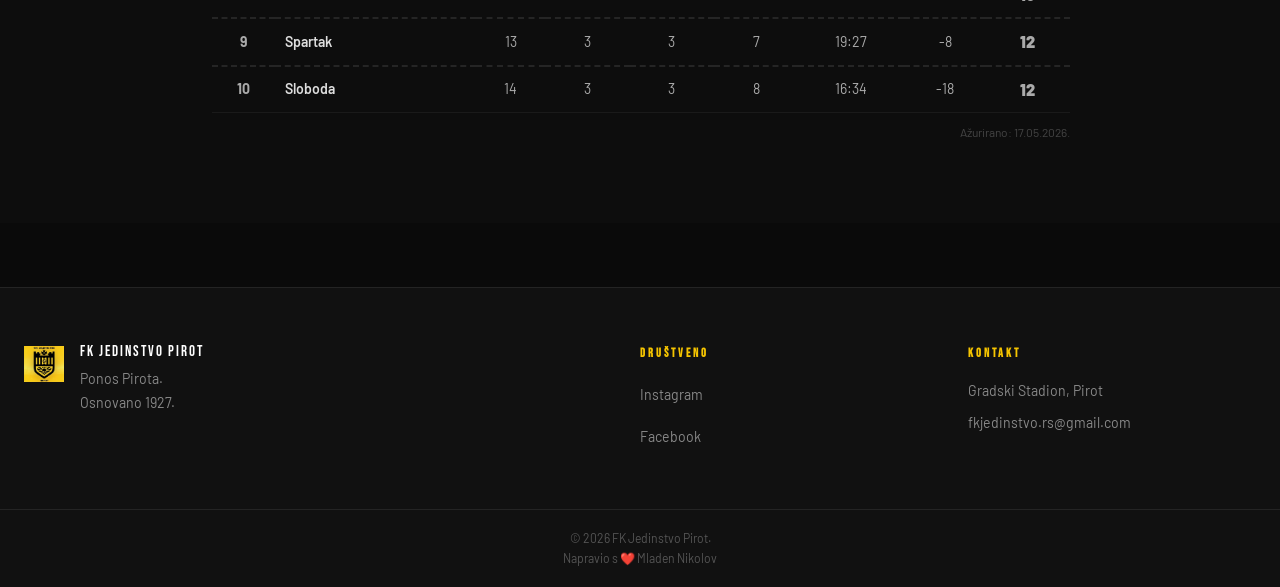
<file: utakmice.html>
<!DOCTYPE html>
<html lang="sr">
<head>
  <meta charset="UTF-8" />
  <meta name="viewport" content="width=device-width, initial-scale=1.0"/>
  <title>Utakmice — FK Jedinstvo Pirot</title>
  <link rel="stylesheet" href="style.css"/>
  <link href="https://fonts.googleapis.com/css2?family=Bebas+Neue&family=Barlow:ital,wght@0,400;0,600;0,700;0,900;1,400&display=swap" rel="stylesheet"/>
  <style>
    .league-table-section {
      padding: 60px 20px 80px;
      background: #0d0d0d;
    }
    .league-table-header {
      text-align: center;
      margin-bottom: 8px;
    }
    .league-table-subtitle {
      text-align: center;
      color: #555;
      font-family: 'Barlow', sans-serif;
      font-size: 0.82rem;
      letter-spacing: 0.1em;
      text-transform: uppercase;
      margin-bottom: 36px;
    }
    .league-table-wrap {
      max-width: 860px;
      margin: 0 auto;
    }
    .liga-loading {
      text-align: center;
      padding: 50px 20px;
      color: #555;
      font-family: 'Barlow', sans-serif;
      font-size: 0.9rem;
      display: flex;
      align-items: center;
      justify-content: center;
      gap: 12px;
    }
    .liga-spinner {
      display: inline-block;
      width: 18px;
      height: 18px;
      border: 2px solid #333;
      border-top-color: var(--accent, #e63329);
      border-radius: 50%;
      animation: spin 0.8s linear infinite;
    }
    @keyframes spin { to { transform: rotate(360deg); } }
    table.liga-tabela {
      width: 100%;
      border-collapse: collapse;
      font-family: 'Barlow', sans-serif;
      font-size: 0.88rem;
    }
    table.liga-tabela thead tr {
      border-bottom: 2px solid var(--accent, #e63329);
    }
    table.liga-tabela thead th {
      padding: 9px 10px;
      text-align: center;
      font-size: 0.7rem;
      font-weight: 700;
      letter-spacing: 0.08em;
      text-transform: uppercase;
      color: #666;
    }
    table.liga-tabela thead th.col-klub { text-align: left; }
    table.liga-tabela tbody tr {
      border-bottom: 1px solid #1a1a1a;
      transition: background 0.15s;
    }
    table.liga-tabela tbody tr:hover { background: #161616; }
    table.liga-tabela tbody tr.mi {
      background: rgba(230, 51, 41, 0.07);
      border-left: 3px solid var(--accent, #e63329);
    }
    table.liga-tabela tbody tr.mi:hover { background: rgba(230, 51, 41, 0.13); }
    table.liga-tabela tbody td {
      padding: 10px 10px;
      text-align: center;
      color: #aaa;
    }
    table.liga-tabela tbody td.col-klub {
      text-align: left;
      font-weight: 600;
      color: #ddd;
    }
    table.liga-tabela tbody tr.mi td { color: #ddd; }
    table.liga-tabela tbody tr.mi td.col-klub { color: #fff; font-weight: 700; }
    td.col-pos { color: #444; font-weight: 700; min-width: 28px; }
    table.liga-tabela tbody tr.mi td.col-pos { color: var(--accent, #e63329); }
    td.col-bod { font-weight: 900; font-size: 1rem; color: #fff; }
    tr.zona-linija td { border-top: 2px dashed #252525 !important; }
    .liga-footer {
      max-width: 860px;
      margin: 10px auto 0;
      text-align: right;
      font-family: 'Barlow', sans-serif;
      font-size: 0.75rem;
      color: #444;
    }
    @media (max-width: 580px) {
      .col-gd { display: none; }
      table.liga-tabela thead th,
      table.liga-tabela tbody td { padding: 8px 6px; font-size: 0.82rem; }
    }
  </style>
</head>
<body>

<nav id="navbar">
  <div class="nav-inner">
    <a href="index.html" class="nav-logo">
      <img src="slike/jedinstvo.webp" alt="FK Jedinstvo Pirot" class="nav-logo-img"/>
      <span class="logo-text">FK JEDINSTVO<br><small>PIROT</small></span>
    </a>
    <ul class="nav-links">
      <li><a href="index.html">Početna</a></li>
      <li><a href="vesti.html">Vesti</a></li>
      <li><a href="utakmice.html" class="active">Utakmice</a></li>
      <li><a href="ekipa.html">Ekipa</a></li>
      <li><a href="galerija.html">Galerija</a></li>
      <li><a href="vremeplov.html">Vremeplov</a></li>
      <li><a href="istorija.html" >Istorija</a></li>
    </ul>
    <button class="burger" onclick="toggleMenu()" aria-label="Meni">
      <span></span><span></span><span></span>
    </button>
  </div>
  <div class="mobile-menu" id="mobileMenu">
    <a href="index.html">POČETNA</a>
    <a href="vesti.html">VESTI</a>
    <a href="utakmice.html">UTAKMICE</a>
    <a href="ekipa.html">EKIPA</a>
    <a href="galerija.html">GALERIJA</a>
    <a href="vremeplov.html">VREMEPLOV</a>
    <a href="istorija.html">ISTORIJA</a>

  </div>
</nav>


<header class="page-header">
  <div class="page-header-bg" style="background-image:url('https://images.unsplash.com/photo-1459865264687-595d652de67e?w=1600&q=80')"></div>
  <div class="page-header-overlay"></div>
  <div class="page-header-content">
    <h1>UTAKMICE <span class="accent">I REZULTATI</span></h1>
    <p>Okružna Liga Pirot · Sezona 2025/26</p>
  </div>
</header>

<!-- MATCHES TABS -->
<section class="section">
  <div class="matches-tabs">
    <button class="tab-btn active" onclick="showTab('upcoming')">Predstojeće</button>
    <button class="tab-btn" onclick="showTab('results')">Prethodne</button>
  </div>
  <div class="tab-panel" id="tab-upcoming">
    <div class="match-list"></div>
  </div>
  <div class="tab-panel hidden" id="tab-results">
    <div class="match-list"></div>
  </div>
</section>

<!-- TABELA LIGE -->
<section class="section league-table-section">
  <div class="league-table-header">
    <h2 class="section-title">TABELA <span class="accent">LIGE</span></h2>
  </div>
  <p class="league-table-subtitle">Pirotska okružna liga · Sezona 2025/26</p>

  <div class="league-table-wrap">
    <div class="liga-loading" id="ligaLoading">
      <span class="liga-spinner"></span> Učitavanje...
    </div>
    <table class="liga-tabela" id="ligaTabela" style="display:none">
      <thead>
        <tr>
          <th>#</th>
          <th class="col-klub">Klub</th>
          <th title="Odigrane utakmice">OU</th>
          <th title="Pobede">POB</th>
          <th title="Nerešeno">NER</th>
          <th title="Porazi">POR</th>
          <th title="Golovi">GR</th>
          <th title="Gol razlika" class="col-gd">+/-</th>
          <th title="Bodovi">BOD</th>
        </tr>
      </thead>
      <tbody id="ligaTelo"></tbody>
    </table>
  </div>

  <div class="liga-footer" id="ligaFooter" style="display:none">
    Ažurirano: <span id="ligaDatum"></span>
  </div>
</section>

<footer class="footer">
  <div class="footer-inner">
    <div class="footer-brand">
      <img src="slike/jedinstvo.webp" alt="FK Jedinstvo Pirot" class="nav-logo-img"/>
      <div>
        <div class="logo-text">FK JEDINSTVO PIROT</div>
        <p>Ponos Pirota.<br>Osnovano 1927.</p>
      </div>
    </div>
    <div class="footer-links">
      <h5>DRUŠTVENO</h5>
      <a href="https://www.instagram.com/fk_jedinstvo_pirot/" target="_blank">Instagram</a>
      <a href="https://www.facebook.com/profile.php?id=61588644404676" target="_blank">Facebook</a>
    </div>
    <div class="footer-contact">
      <h5>Kontakt</h5>
      <p>Gradski Stadion, Pirot</p>
      <p>fkjedinstvo.rs@gmail.com</p>
    </div>
  </div>
  <div class="footer-bottom">
    <span>© 2026 FK Jedinstvo Pirot.<br>Napravio s ❤️ Mladen Nikolov</span>
  </div>
</footer>


<script src="main.js"></script>
<script>
  /* ── TABS ─────────────────────────────── */
  function showTab(tab) {
    document.querySelectorAll('.tab-panel').forEach(p => p.classList.add('hidden'));
    document.querySelectorAll('.tab-btn').forEach(b => b.classList.remove('active'));
    document.getElementById('tab-' + tab).classList.remove('hidden');
    document.querySelector(`.tab-btn[onclick="showTab('${tab}')"]`).classList.add('active');
  }

  /* ── UTAKMICE ─────────────────────────── */
  function renderMatches(containerSelector, matches, type) {
    const container = document.querySelector(containerSelector);
    container.innerHTML = '';
    matches.forEach(m => {
      const resultBadge = type === 'results'
        ? `<span class="result-badge ${m.resultClass || 'win'}">${m.resultText || ''}</span>`
        : '';
      const score = type === 'results'
        ? `<span class="match-vscore">${m.homeGoals} – ${m.awayGoals}</span>`
        : `<span class="match-vscore">vs</span>`;
      container.innerHTML += `
      <div class="match-row match-row--${type} ${m.resultClass || ''}">
        <div class="match-meta">
          <span class="match-comp">${m.competition}</span>
          <span class="match-date">${m.date}${m.time ? ' · ' + m.time : ''}</span>
        </div>
        <div class="match-fixture">
          <span class="match-team home">${m.home}</span>
          ${score}
          <span class="match-team away">${m.away}</span>
        </div>
        <div class="match-venue">${m.venue || ''}</div>
        ${resultBadge}
      </div>`;
    });
  }

  fetch('utakmice.json')
    .then(r => r.json())
    .then(data => {
      renderMatches('#tab-upcoming .match-list', data.upcoming || [], 'upcoming');
      renderMatches('#tab-results .match-list', data.results || [], 'results');
    })
    .catch(err => console.error('Greška:', err));

  /* ── TABELA ───────────────────────────── */
  fetch('tabela.json')
    .then(r => r.json())
    .then(data => {
      const tbody  = document.getElementById('ligaTelo');
      const ukupno = data.timovi.length;
      tbody.innerHTML = '';

      data.timovi.forEach((t, i) => {
        const jeMi   = t.ime.toLowerCase().includes('jedinstvo');
        const zona   = t.zonaIspadanja ? ' zona-linija' : '';
        const gd     = t.dat - t.prim;
        const gdStr  = gd > 0 ? '+' + gd : '' + gd;

        tbody.innerHTML += `
          <tr class="${jeMi ? 'mi' : ''}${zona}">
            <td class="col-pos">${i + 1}</td>
            <td class="col-klub">${t.ime}</td>
            <td>${t.ou}</td>
            <td>${t.pob}</td>
            <td>${t.ner}</td>
            <td>${t.por}</td>
            <td>${t.dat}:${t.prim}</td>
            <td class="col-gd">${gdStr}</td>
            <td class="col-bod">${t.bod}</td>
          </tr>`;
      });

      document.getElementById('ligaLoading').style.display = 'none';
      document.getElementById('ligaTabela').style.display  = 'table';
      document.getElementById('ligaFooter').style.display  = 'block';
      document.getElementById('ligaDatum').textContent = data.azurirano || '';
    })
    .catch(err => {
      console.error('Greška pri učitavanju tabele:', err);
      document.getElementById('ligaLoading').style.display = 'none';
    });


</script>
</body>
</html>
</file>
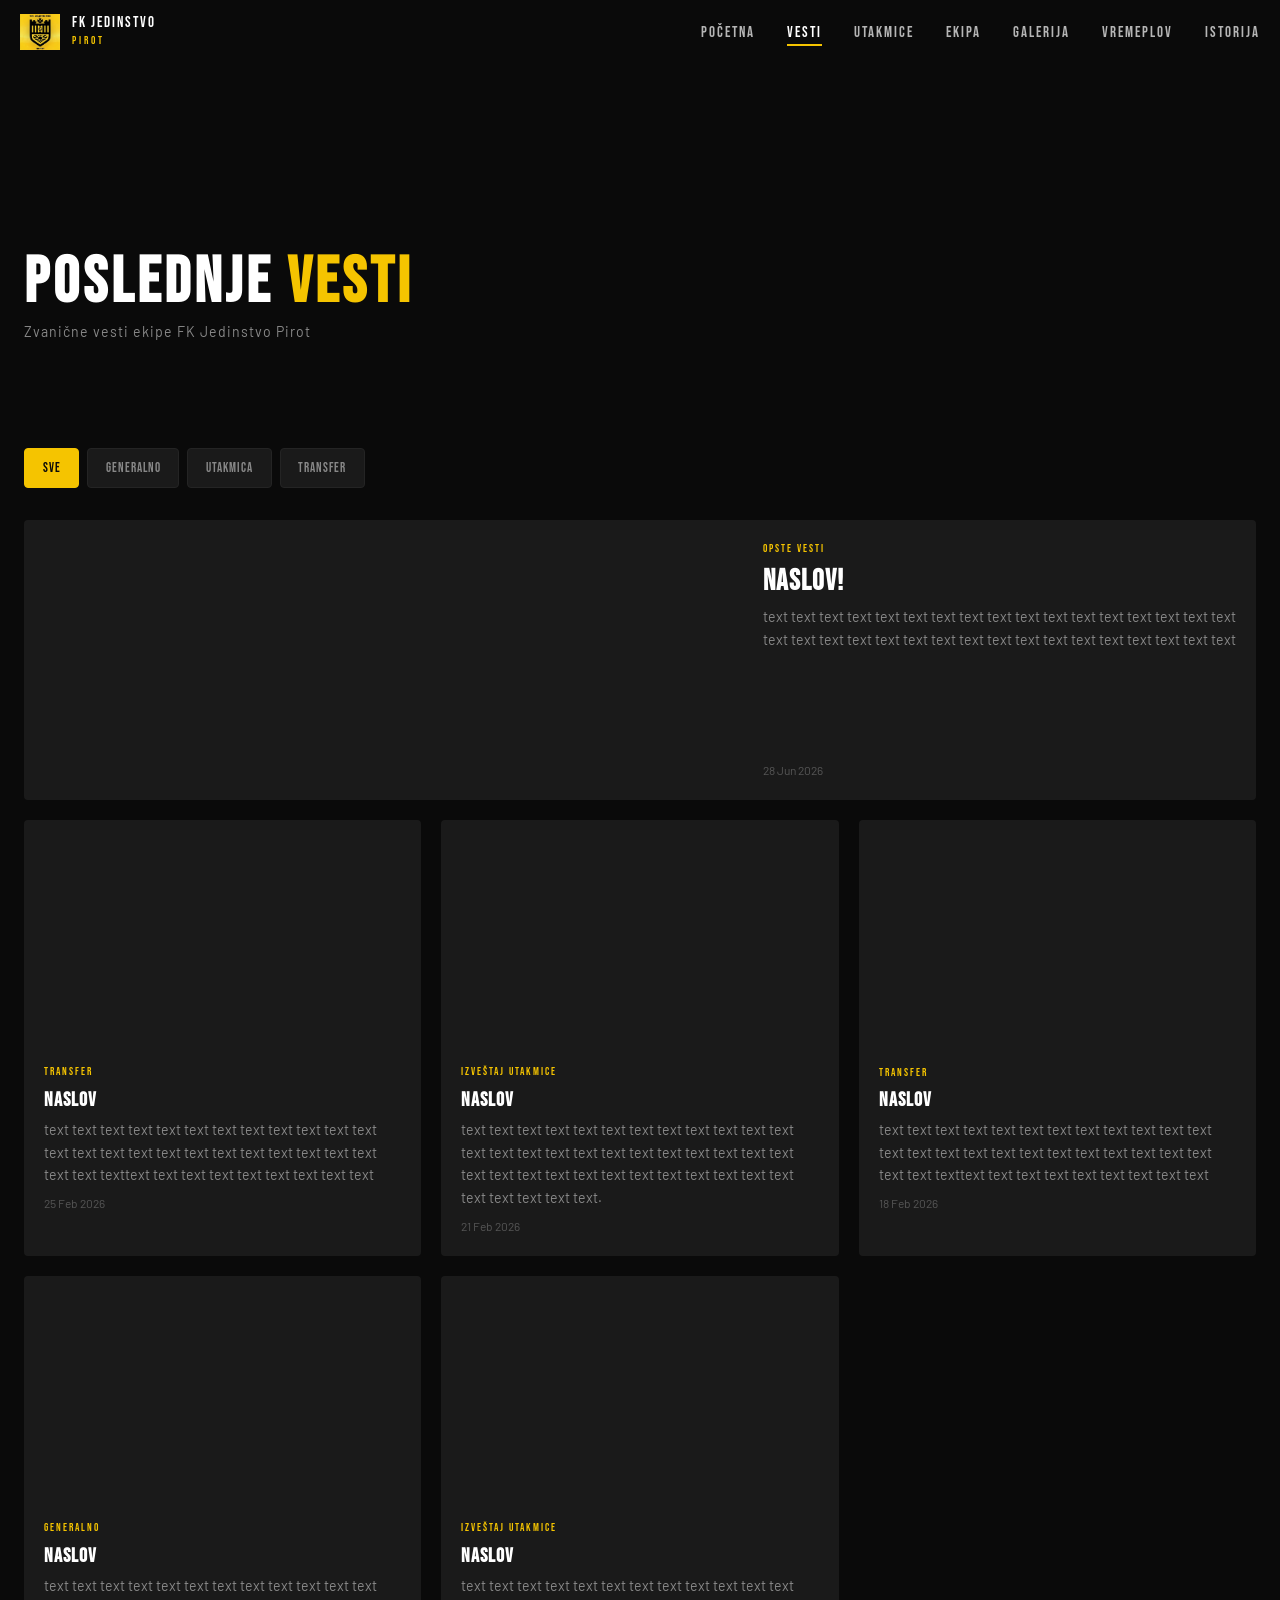
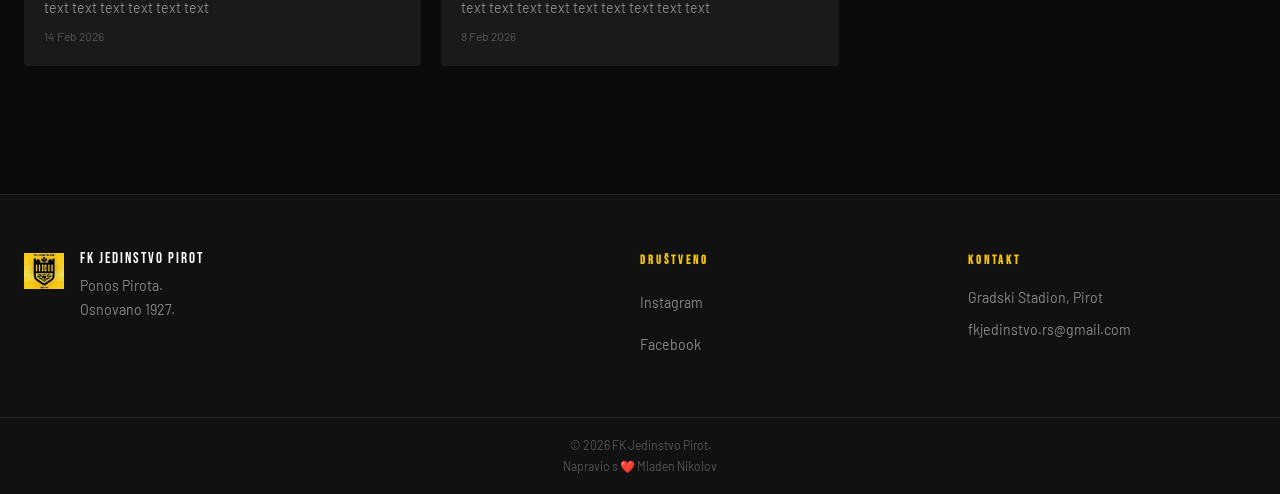
<file: vesti.html>
<!DOCTYPE html>
<html lang="en">
<head>
  <meta charset="UTF-8" />
  <meta name="viewport" content="width=device-width, initial-scale=1.0"/>
  <title>Vesti — FK Jedinstvo Pirot</title>
  <link rel="stylesheet" href="style.css"/>
  <link href="https://fonts.googleapis.com/css2?family=Bebas+Neue&family=Barlow:ital,wght@0,400;0,600;0,700;0,900;1,400&display=swap" rel="stylesheet"/>
</head>
<body>

<nav id="navbar">
  <div class="nav-inner">
    <a href="index.html" class="nav-logo">
      <img src="slike/jedinstvo.webp" alt="FK Jedinstvo Pirot" class="nav-logo-img"/>
      <span class="logo-text">FK JEDINSTVO<br><small>PIROT</small></span>
    </a>
    <ul class="nav-links">
      <li><a href="index.html">POČETNA</a></li>
      <li><a href="vesti.html" class="active">VESTI</a></li>
      <li><a href="utakmice.html">UTAKMICE</a></li>
      <li><a href="ekipa.html">EKIPA</a></li>
      <li><a href="galerija.html">GALERIJA</a></li>
      <li><a href="vremeplov.html">VREMEPLOV</a></li>
      <li><a href="istorija.html">ISTORIJA</a></li>
    </ul>
    <button class="burger" onclick="toggleMenu()">
      <span></span><span></span><span></span>
    </button>
  </div>
  <div class="mobile-menu" id="mobileMenu">
    <a href="index.html">POČETNA</a>
    <a href="vesti.html">VESTI</a>
    <a href="utakmice.html">UTAKMICE</a>
    <a href="ekipa.html">EKIPA</a>
    <a href="galerija.html">GALERIJA</a>
    <a href="vremeplov.html">VREMEPLOV</a>
    <a href="istorija.html">ISTORIJA</a>
  </div>
</nav>

<header class="page-header">
  <div class="page-header-bg" style="background-image:url('https://images.unsplash.com/photo-1434648957308-5e6a859697e8?w=1600&q=80')"></div>
  <div class="page-header-overlay"></div>
  <div class="page-header-content">
    <h1>POSLEDNJE <span class="accent">VESTI</span></h1>
    <p>Zvanične vesti ekipe FK Jedinstvo Pirot</p>
  </div>
</header>

<section class="section">
  <div class="news-filter">
    <button class="filter-btn active" data-filter="sve">Sve</button>
    <button class="filter-btn" data-filter="generalno">Generalno</button>
    <button class="filter-btn" data-filter="utakmica">Utakmica</button>
    <button class="filter-btn" data-filter="transfer">Transfer</button>
  </div>

  <div class="news-grid news-grid--full">
    <article class="news-card news-card--featured" data-category="generalno">
      <div class="news-img" style="background-image:url('https://imgs.search.brave.com/lqHFpr9SYM2pOBKOVsjtwa1Jf8aAhq3GuJVxoL26xVQ/rs:fit:860:0:0:0/g:ce/aHR0cHM6Ly9mc3Jp/cy5vcmcucnMvd3At/Y29udGVudC91cGxv/YWRzLzIwMjQvMDcv/SmF2bmktcG96aXYt/emEtcG9wdW51LXVw/cmF6bmplbm9nLW1l/c3RhLXNycHNrYS1s/aWdhLWlzdG9rLWZz/cmlzLW5hc2xvdm5h/LmpwZw')"></div>
      <div class="news-body">
        <span class="news-tag">OPSTE VESTI</span>
        <h3>Naslov!</h3>
        <p>text text text text text text text text text text text text text text text text text text text text text text text text text text text text text text text text text text </p>
        <span class="news-date">28 Jun 2026</span>
      </div>
    </article>

    <article class="news-card " data-category="generalno">
      <div class="news-img" style="background-image:url('https://images.unsplash.com/photo-1516478177764-9fe5bd7e9717?w=600&q=80')"></div>
      <div class="news-body">
        <span class="news-tag">Transfer</span>
        <h3>Naslov</h3>
        <p>text text text text text text text text text text text text text text text text text text text text text text text text text text texttext text text text text text text text text</p>
        <span class="news-date">25 Feb 2026</span>
      </div>
    </article>

    <article class="news-card" data-category="generalno">
      <div class="news-img" style="background-image:url('https://images.unsplash.com/photo-1574629810360-7efbbe195018?w=600&q=80')"></div>
      <div class="news-body">
        <span class="news-tag">Izveštaj Utakmice</span>
        <h3>Naslov</h3>
        <p>text text text text text text text text text text text text text text text text text text text text text text text text text text text text text text text text text	text	text	text	text	text	text	text	text.</p>
        <span class="news-date">21 Feb 2026</span>
      </div>
    </article>

    <article class="news-card" data-category="generalno">
      <div class="news-img" style="background-image:url('https://images.unsplash.com/photo-1508098682722-e99c643e7f0b?w=600&q=80')"></div>
      <div class="news-body">
        <span class="news-tag">Transfer</span>
        <h3>Naslov</h3>
        <p>text text text text text text text text text text text text text text text text text text text text text text text text text text texttext text text text text text text text text</p>
        <span class="news-date">18 Feb 2026</span>
      </div>
    </article>

    <article class="news-card" data-category="generalno">
      <div class="news-img" style="background-image:url('https://images.unsplash.com/photo-1431324155629-1a6deb1dec8d?w=600&q=80')"></div>
      <div class="news-body">
        <span class="news-tag">Generalno</span>
        <h3>Naslov</h3>
        <p>text text text text text text text text text text text text text text text text text text </p>
        <span class="news-date">14 Feb 2026</span>
      </div>
    </article>

    <article class="news-card" data-category="utakmica">
      <div class="news-img" style="background-image:url('https://images.unsplash.com/photo-1518604964400-19a44a0f1e63?w=600&q=80')"></div>
      <div class="news-body">
        <span class="news-tag">Izveštaj Utakmice</span>
        <h3>Naslov</h3>
        <p>text text text text text text text text text text text text text text text text text text text text text</p>
        <span class="news-date">8 Feb 2026</span>
      </div>
    </article>
  </div>
</section>

<footer class="footer">
  <div class="footer-inner">
    <div class="footer-brand">
      <img src="slike/jedinstvo.webp" alt="FK Jedinstvo Pirot" class="nav-logo-img"/>
      <div>
        <div class="logo-text">FK JEDINSTVO PIROT</div>
        <p>Ponos Pirota.<br>Osnovano 1927.</p>
      </div>
    </div>
    <div class="footer-links">
      <h5>DRUŠTVENO</h5>
      <a href="https://www.instagram.com/fk_jedinstvo_pirot/" target="_blank">Instagram</a>
      <a href="https://www.facebook.com/profile.php?id=61588644404676" target="_blank">Facebook</a>
    </div>
    <div class="footer-contact">
      <h5>Kontakt</h5>
      <p>Gradski Stadion, Pirot</p>
      <p>fkjedinstvo.rs@gmail.com</p>
    </div>
  </div>
  <div class="footer-bottom">
    <span>© 2026 FK Jedinstvo Pirot.<br>Napravio s ❤️ Mladen Nikolov</span>
  </div>
</footer>

<script src="main.js"></script>
</body>
</html>
</file>
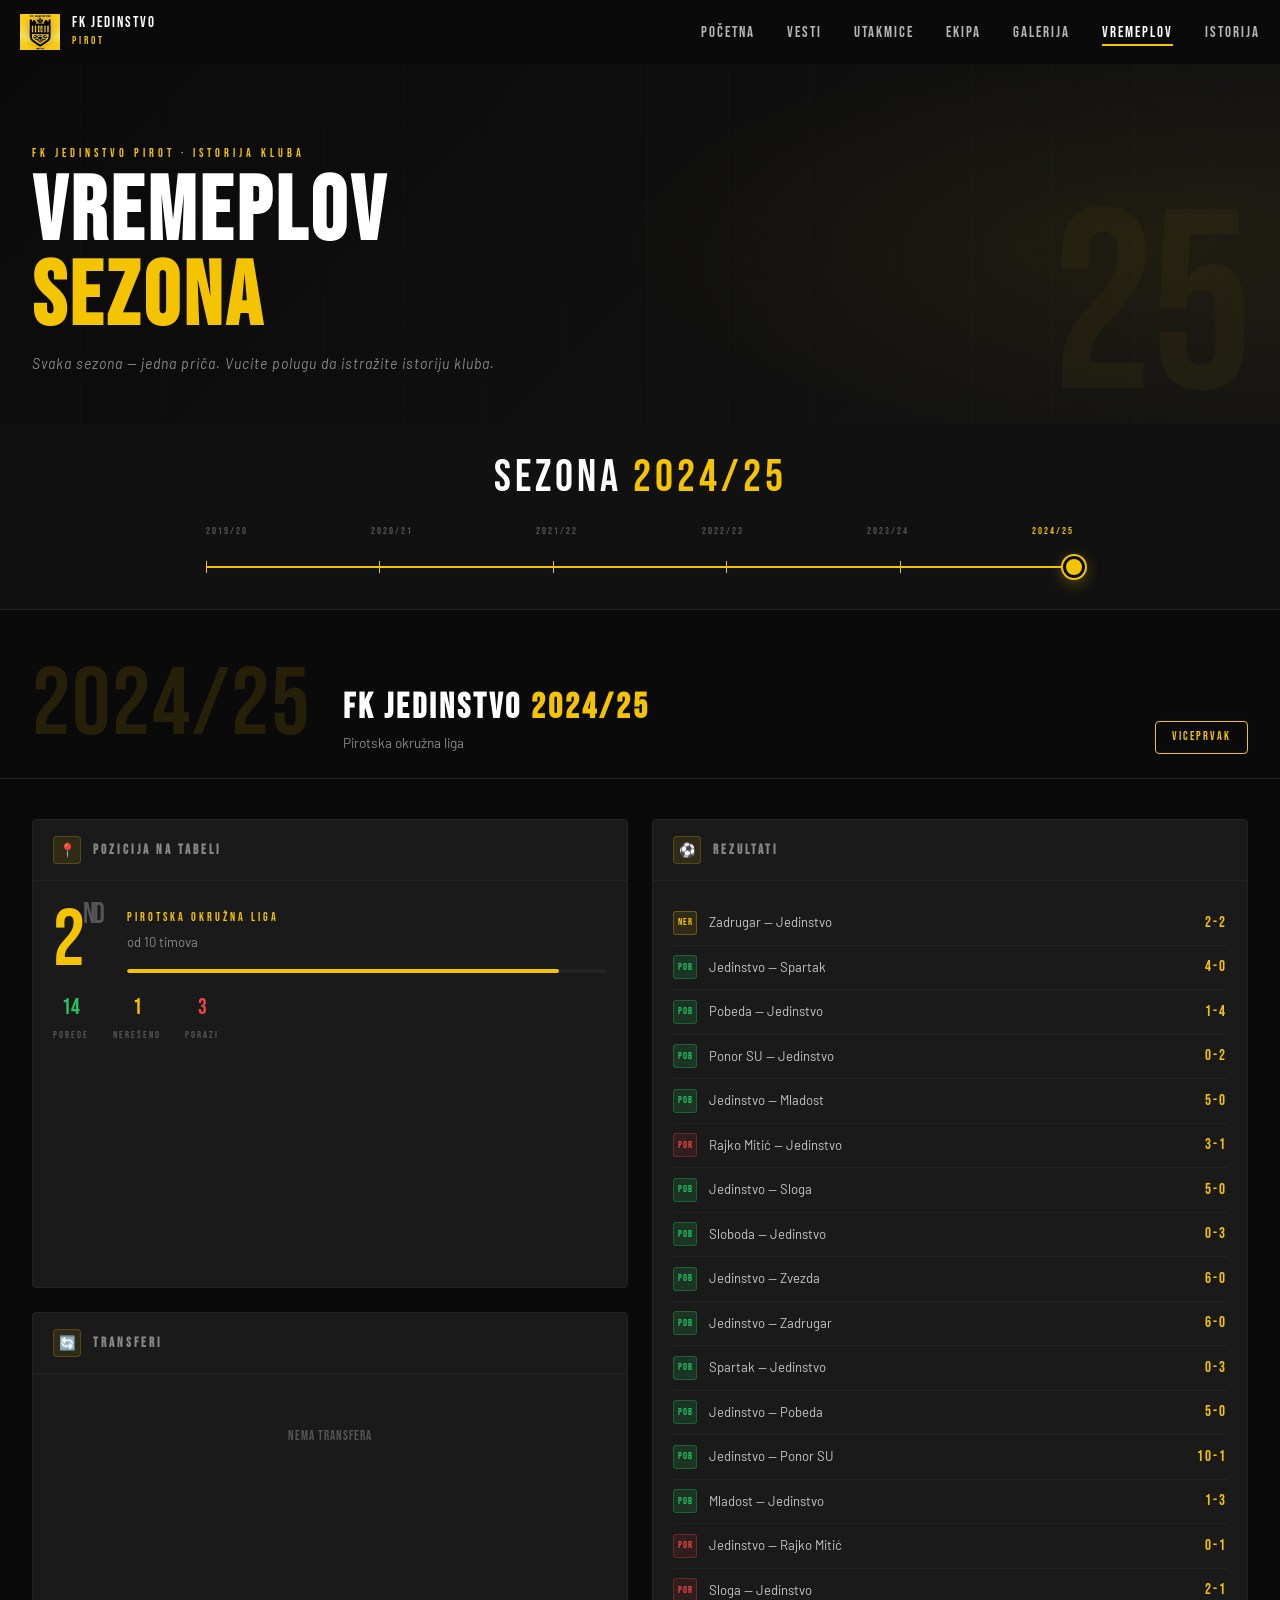
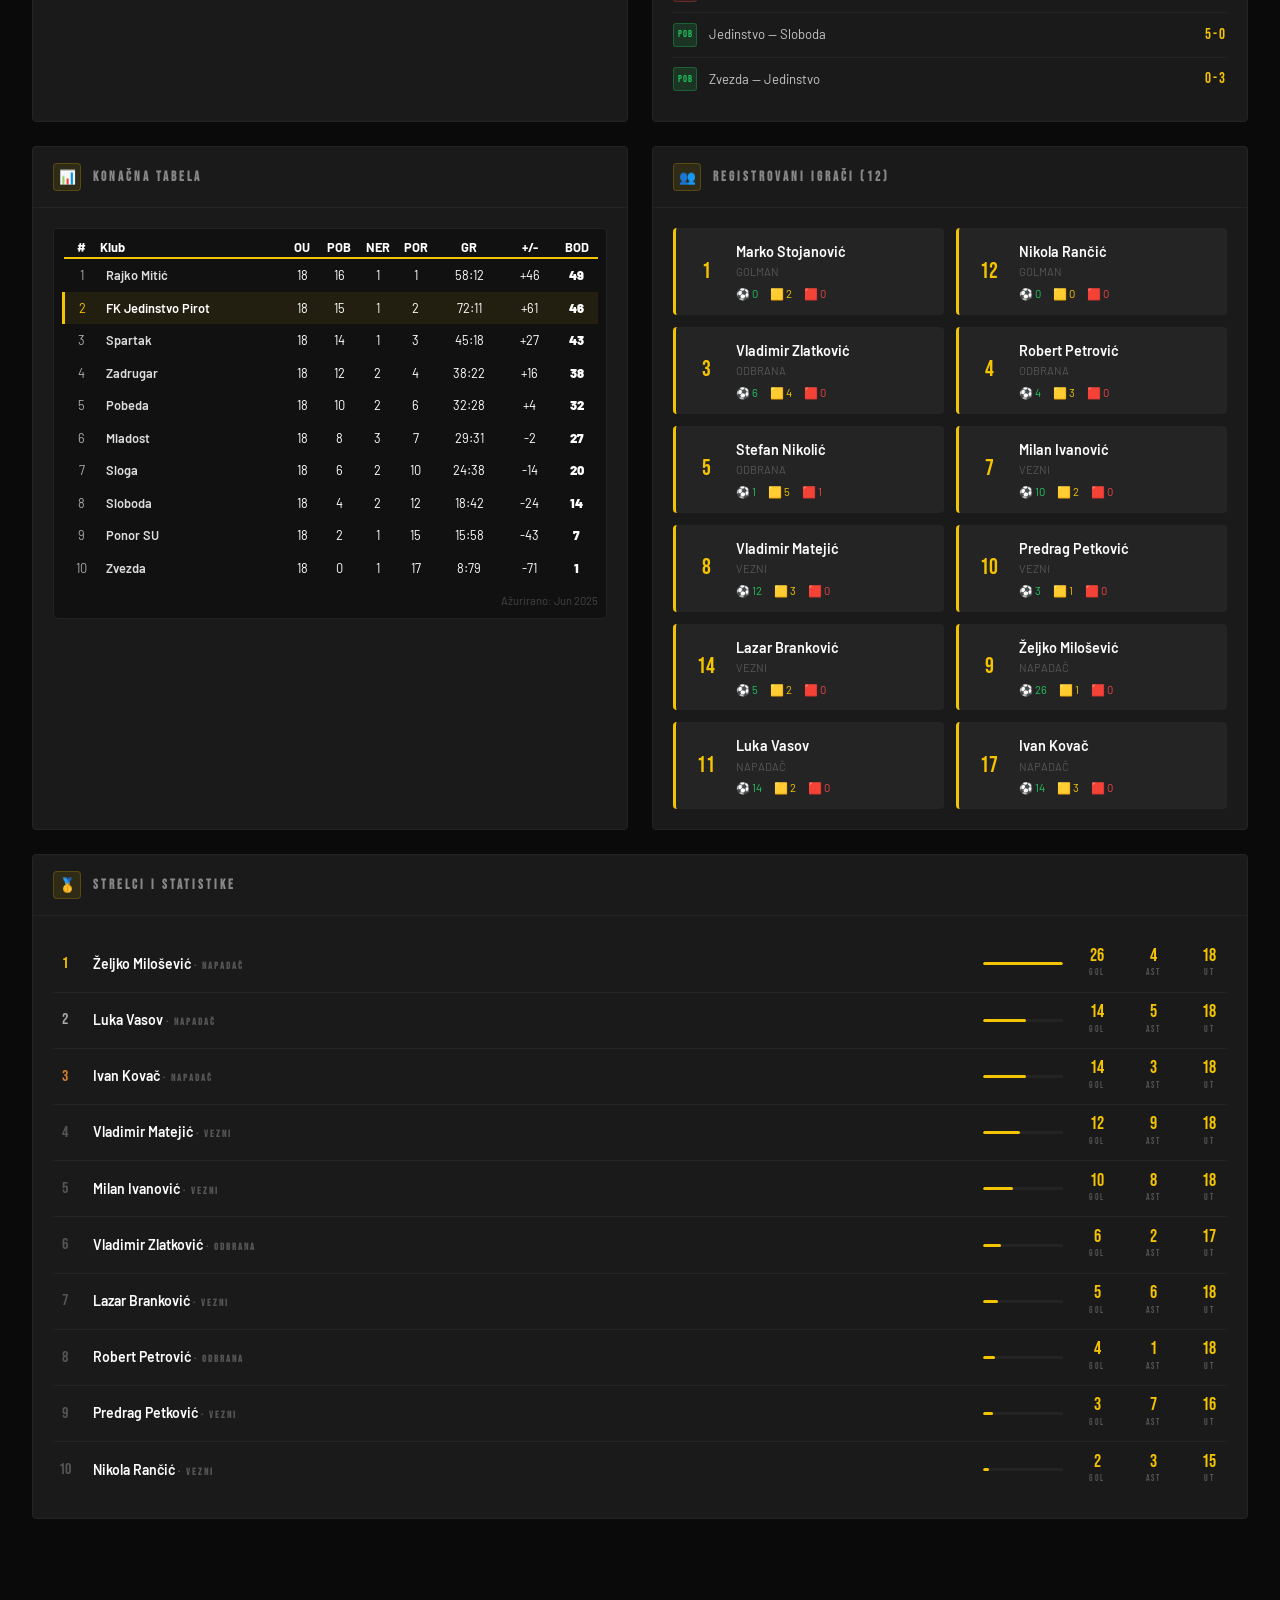
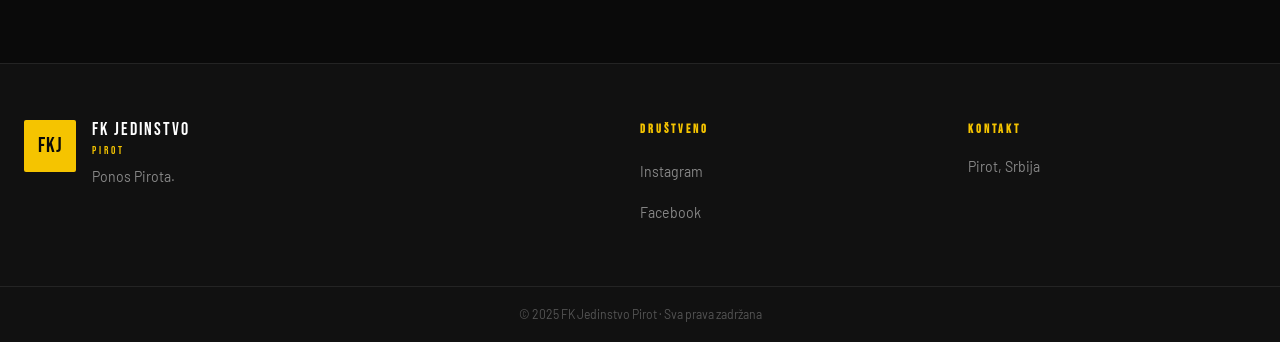
<file: vremeplov.html>
<!DOCTYPE html>
<html lang="sr">
<head>
  <meta charset="UTF-8"/>
  <meta name="viewport" content="width=device-width, initial-scale=1.0"/>
  <title>Vremeplov — FK Jedinstvo Pirot</title>
  <link rel="stylesheet" href="style.css"/>
  <link href="https://fonts.googleapis.com/css2?family=Bebas+Neue&family=Barlow:ital,wght@0,400;0,600;0,700;0,900;1,400&display=swap" rel="stylesheet"/>
</head>
<body class="vp-page">

<nav id="navbar">
  <div class="nav-inner">
    <a href="index.html" class="nav-logo">
      <img src="slike/jedinstvo.webp" alt="FK Jedinstvo Pirot" class="nav-logo-img"/>
      <span class="logo-text">FK JEDINSTVO<br><small>PIROT</small></span>
    </a>
    <ul class="nav-links">
      <li><a href="index.html">Početna</a></li>
      <li><a href="vesti.html">Vesti</a></li>
      <li><a href="utakmice.html">Utakmice</a></li>
      <li><a href="ekipa.html">Ekipa</a></li>
      <li><a href="galerija.html">Galerija</a></li>
      <li><a href="vremeplov.html" class="active">Vremeplov</a></li>
      <li><a href="istorija.html">Istorija</a></li>
    </ul>
    <button class="burger" onclick="toggleMenu()" aria-label="Meni">
      <span></span><span></span><span></span>
    </button>
  </div>
  <div class="mobile-menu" id="mobileMenu">
    <a href="index.html">POČETNA</a>
    <a href="vesti.html">VESTI</a>
    <a href="utakmice.html">UTAKMICE</a>
    <a href="ekipa.html">EKIPA</a>
    <a href="galerija.html">GALERIJA</a>
    <a href="vremeplov.html">VREMEPLOV</a>
    <a href="istorija.html">ISTORIJA</a>
  </div>
</nav>

<!-- HERO -->
<header class="vp-hero">
  <div class="vp-hero-bg"></div>
  <div class="vp-hero-num" id="heroNum">25</div>
  <div class="vp-hero-content">
    <span class="vp-hero-eyebrow">FK JEDINSTVO PIROT · ISTORIJA KLUBA</span>
    <h1>VREMEPLOV<br><span class="accent">SEZONA</span></h1>
    <p>Svaka sezona — jedna priča. Vucite polugu da istražite istoriju kluba.</p>
  </div>
</header>

<!-- SCRUBBER -->
<div class="vp-scrubber-wrap">
  <div class="vp-scrubber-season">
    SEZONA <span id="scrubberYear">2024/25</span>
  </div>
  <div class="vp-scrubber-track-wrap">
    <div class="vp-scrubber-labels" id="scrubberLabels"></div>
    <div class="vp-scrubber-track" id="scrubberTrack">
      <div class="vp-scrubber-rail"></div>
      <div class="vp-scrubber-fill" id="scrubberFill"></div>
      <div class="vp-scrubber-ticks" id="scrubberTicks"></div>
      <div class="vp-scrubber-thumb" id="scrubberThumb"></div>
    </div>
  </div>
</div>

<!-- SEASONS -->
<div class="vp-seasons-outer" id="seasonsOuter">
  <div class="vp-seasons-inner" id="seasonsInner">
    <div class="vp-loading"><span class="vp-spinner"></span>UČITAVANJE SEZONA...</div>
  </div>
</div>

<footer class="footer">
  <div class="footer-inner">
    <div class="footer-brand">
      <div class="logo-badge logo-badge--lg">FKJ</div>
      <div>
        <div class="logo-text" style="font-size:1.1rem">FK JEDINSTVO<br><small>PIROT</small></div>
        <p>Ponos Pirota.</p>
      </div>
    </div>
    <div class="footer-links">
      <h5>DRUŠTVENO</h5>
      <a href="https://www.instagram.com/fk_jedinstvo_pirot/" target="_blank">Instagram</a>
      <a href="https://www.facebook.com/profile.php?id=61588644404676" target="_blank">Facebook</a>
    </div>
    <div class="footer-contact">
      <h5>KONTAKT</h5>
      <p>Pirot, Srbija</p>
    </div>
  </div>
  <div class="footer-bottom">© 2025 FK Jedinstvo Pirot · Sva prava zadržana</div>
</footer>

<script src="main.js"></script>
<script>
(function () {

  // ═══════════════════════════════════════════════════
  // CONFIG — dodaj / ukloni sezone ovde
  // ═══════════════════════════════════════════════════
  const SEZONE = [
    { id: 'sezona-2019-20', label: '2019/20' },
    { id: 'sezona-2020-21', label: '2020/21' },
    { id: 'sezona-2021-22', label: '2021/22' },
    { id: 'sezona-2022-23', label: '2022/23' },
    { id: 'sezona-2023-24', label: '2023/24' },
    { id: 'sezona-2024-25', label: '2024/25' },
  ];

  // ═══════════════════════════════════════════════════
  // STATE
  // ═══════════════════════════════════════════════════
  let currentIndex = SEZONE.length - 1;
  let isDragging   = false;
  let seasonCache  = {};

  // ═══════════════════════════════════════════════════
  // DOM REFS
  // ═══════════════════════════════════════════════════
  const inner      = document.getElementById('seasonsInner');
  const thumb      = document.getElementById('scrubberThumb');
  const track      = document.getElementById('scrubberTrack');
  const fill       = document.getElementById('scrubberFill');
  const yearLabel  = document.getElementById('scrubberYear');
  const heroNum    = document.getElementById('heroNum');
  const labelsWrap = document.getElementById('scrubberLabels');
  const ticksWrap  = document.getElementById('scrubberTicks');

  // ═══════════════════════════════════════════════════
  // SCRUBBER
  // ═══════════════════════════════════════════════════
  function buildScrubber() {
    labelsWrap.innerHTML = '';
    SEZONE.forEach((s, i) => {
      const span = document.createElement('span');
      span.textContent = s.label;
      span.onclick = () => goTo(i);
      labelsWrap.appendChild(span);
    });

    ticksWrap.innerHTML = '';
    SEZONE.forEach(() => {
      const t = document.createElement('div');
      t.className = 'vp-tick';
      ticksWrap.appendChild(t);
    });

    updateScrubber();
  }

  function updateScrubber() {
    const pct = SEZONE.length > 1 ? currentIndex / (SEZONE.length - 1) : 0;

    thumb.style.left = (pct * 100) + '%';
    fill.style.width = (pct * 100) + '%';
    yearLabel.textContent = SEZONE[currentIndex].label;

    const parts = SEZONE[currentIndex].label.split('/');
    heroNum.textContent = parts[1] ? parts[1] : parts[0].slice(-2);

    labelsWrap.querySelectorAll('span').forEach((s, i) => {
      s.classList.toggle('active-lbl', i === currentIndex);
    });

    ticksWrap.querySelectorAll('.vp-tick').forEach((t, i) => {
      t.classList.toggle('active', i <= currentIndex);
    });

    inner.style.transform = `translateX(-${currentIndex * 100}%)`;
  }

  // ═══════════════════════════════════════════════════
  // NAVIGATION
  // ═══════════════════════════════════════════════════
  function goTo(index) {
    const clamped = Math.max(0, Math.min(SEZONE.length - 1, index));
    if (clamped === currentIndex) return;
    currentIndex = clamped;
    updateScrubber();
    loadSeason(currentIndex);
  }

  // ═══════════════════════════════════════════════════
  // DRAG — mouse + touch
  // ═══════════════════════════════════════════════════
  function pctFromEvent(e) {
    const rect    = track.getBoundingClientRect();
    const clientX = e.touches ? e.touches[0].clientX : e.clientX;
    return Math.max(0, Math.min(1, (clientX - rect.left) / rect.width));
  }

  function indexFromPct(pct) {
    return Math.round(pct * (SEZONE.length - 1));
  }

  thumb.addEventListener('mousedown',  startDrag);
  thumb.addEventListener('touchstart', startDrag, { passive: true });

  track.addEventListener('click', e => {
    if (e.target === thumb) return;
    goTo(indexFromPct(pctFromEvent(e)));
  });

  function startDrag() {
    isDragging = true;
    thumb.classList.add('dragging');
    document.addEventListener('mousemove', onDrag);
    document.addEventListener('touchmove', onDrag, { passive: true });
    document.addEventListener('mouseup',   endDrag);
    document.addEventListener('touchend',  endDrag);
  }

  function onDrag(e) {
    if (!isDragging) return;
    const newIndex = indexFromPct(pctFromEvent(e));
    if (newIndex !== currentIndex) goTo(newIndex);
  }

  function endDrag() {
    isDragging = false;
    thumb.classList.remove('dragging');
    document.removeEventListener('mousemove', onDrag);
    document.removeEventListener('touchmove', onDrag);
    document.removeEventListener('mouseup',   endDrag);
    document.removeEventListener('touchend',  endDrag);
  }

  // Keyboard arrows — samo kad lightbox nije otvoren
  document.addEventListener('keydown', e => {
    const lb = document.getElementById('lightbox');
    if (lb && lb.classList.contains('open')) return;
    if (e.key === 'ArrowLeft')  goTo(currentIndex - 1);
    if (e.key === 'ArrowRight') goTo(currentIndex + 1);
  });

  // ═══════════════════════════════════════════════════
  // HELPERS
  // ═══════════════════════════════════════════════════
  function ordinal(n) {
    if (!n) return '';
    const s = ['th', 'st', 'nd', 'rd'];
    const v = n % 100;
    return s[(v - 20) % 10] || s[v] || s[0];
  }

  function resultIcon(r) {
    return r === 'W' ? 'POB' : r === 'D' ? 'NER' : 'POR';
  }

  // ═══════════════════════════════════════════════════
  // RENDER
  // ═══════════════════════════════════════════════════
  function renderSeason(data, index) {
    const s   = SEZONE[index];
    const pct = data.pozicija && data.ukupnoTimova
      ? Math.round((1 - (data.pozicija - 1) / data.ukupnoTimova) * 100)
      : 0;

    const pob = (data.rezultati || []).filter(r => r.rezultat === 'W').length;
    const ner = (data.rezultati || []).filter(r => r.rezultat === 'D').length;
    const por = (data.rezultati || []).filter(r => r.rezultat === 'L').length;

    const maxGolova = data.strelci && data.strelci.length
      ? Math.max(...data.strelci.map(p => p.golovi))
      : 1;

    // ── Rezultati ──
    const rezultatiHTML = (data.rezultati || []).length
      ? data.rezultati.map(m => `
          <div class="vp-match-item">
            <div class="vp-match-badge ${m.rezultat}">${resultIcon(m.rezultat)}</div>
            <div class="vp-match-teams">${m.domacin} — ${m.gost}</div>
            <div class="vp-match-score">${m.golovi}</div>
          </div>`).join('')
      : '<div class="vp-empty">NEMA PODATAKA</div>';

    // ── Transferi ──
    const transferiHTML = (data.transferi || []).length
      ? data.transferi.map(t => `
          <div class="vp-transfer-item">
            <div class="vp-transfer-dir ${t.smer === 'dolazak' ? 'in' : 'out'}">${t.smer === 'dolazak' ? '↓' : '↑'}</div>
            <div class="vp-transfer-name">${t.igrac}</div>
            <div class="vp-transfer-club">${t.klub}</div>
          </div>`).join('')
      : '<div class="vp-empty">NEMA TRANSFERA</div>';

    // ── Strelci ──
    const strelciHTML = (data.strelci || []).length
      ? data.strelci.map((p, i) => `
          <div class="vp-scorer-item">
            <div class="vp-scorer-rank">${i + 1}</div>
            <div class="vp-scorer-name">
              ${p.ime}
              ${p.pozicija ? `<span class="vp-scorer-pos"> · ${p.pozicija}</span>` : ''}
            </div>
            <div class="vp-scorer-bar-wrap">
              <div class="vp-scorer-bar" style="width:${Math.round((p.golovi / maxGolova) * 100)}%"></div>
            </div>
            <div class="vp-scorer-stats">
              <div class="vp-scorer-stat">
                <span class="vp-scorer-stat-n">${p.golovi}</span>
                <span class="vp-scorer-stat-l">GOL</span>
              </div>
              ${p.asistencije != null ? `
              <div class="vp-scorer-stat">
                <span class="vp-scorer-stat-n">${p.asistencije}</span>
                <span class="vp-scorer-stat-l">AST</span>
              </div>` : ''}
              ${p.utakmice != null ? `
              <div class="vp-scorer-stat">
                <span class="vp-scorer-stat-n">${p.utakmice}</span>
                <span class="vp-scorer-stat-l">UT</span>
              </div>` : ''}
            </div>
          </div>`).join('')
      : '<div class="vp-empty">NEMA PODATAKA O STRELCIMA</div>';

    // ── Tabela ──
    const tabelaHTML = data.tabela && data.tabela.timovi && data.tabela.timovi.length
      ? `
        <div class="vp-panel vp-table-panel">
          <div class="vp-panel-head">
            <div class="vp-panel-icon">📊</div>
            <h3>KONAČNA TABELA</h3>
          </div>
          <div class="vp-panel-body">
            <div class="league-table-wrapper" style="background: var(--dark); padding: 0.5rem;">
              <table class="liga-tabela" style="width:100%; border-collapse:collapse; font-size:0.8rem;">
                <thead>
                  <tr style="border-bottom: 2px solid var(--yellow);">
                    <th>#</th>
                    <th class="col-klub" style="text-align:left;">Klub</th>
                    <th title="Odigrane">OU</th>
                    <th title="Pobede">POB</th>
                    <th title="Nerešeno">NER</th>
                    <th title="Porazi">POR</th>
                    <th title="Golovi">GR</th>
                    <th title="Gol razlika" class="col-gd">+/-</th>
                    <th title="Bodovi">BOD</th>
                  </tr>
                </thead>
                <tbody>
                  ${data.tabela.timovi.map((t, i) => {
                    const jeMi = t.ime.toLowerCase().includes('jedinstvo');
                    const gd = t.dat - t.prim;
                    const gdStr = gd > 0 ? '+' + gd : '' + gd;
                    return `
                      <tr style="${jeMi ? 'background:rgba(245,196,0,0.07); border-left:3px solid var(--yellow);' : ''}">
                        <td style="padding:6px; text-align:center; color:${jeMi ? 'var(--yellow)' : '#aaa'}">${i + 1}</td>
                        <td style="padding:6px; text-align:left; font-weight:600; color:${jeMi ? '#fff' : '#ddd'}">${t.ime}</td>
                        <td style="padding:6px; text-align:center;">${t.ou}</td>
                        <td style="padding:6px; text-align:center;">${t.pob}</td>
                        <td style="padding:6px; text-align:center;">${t.ner}</td>
                        <td style="padding:6px; text-align:center;">${t.por}</td>
                        <td style="padding:6px; text-align:center;">${t.dat}:${t.prim}</td>
                        <td style="padding:6px; text-align:center;">${gdStr}</td>
                        <td style="padding:6px; text-align:center; font-weight:900; color:#fff;">${t.bod}</td>
                      </tr>
                    `;
                  }).join('')}
                </tbody>
              </table>
              ${data.tabela.azurirano ? `<div style="text-align:right; font-size:0.7rem; color:#444; margin-top:0.5rem;">Ažurirano: ${data.tabela.azurirano}</div>` : ''}
            </div>
          </div>
        </div>
      `
      : '<div class="vp-panel vp-table-panel"><div class="vp-panel-head"><div class="vp-panel-icon">📊</div><h3>TABELA</h3></div><div class="vp-panel-body"><div class="vp-empty">NEMA PODATAKA O TABELI</div></div></div>';

    // ── Igrači (bez godina) ──
    const igraciHTML = data.igraci && data.igraci.length
      ? `
        <div class="vp-panel vp-players-panel">
          <div class="vp-panel-head">
            <div class="vp-panel-icon">👥</div>
            <h3>REGISTROVANI IGRAČI (${data.igraci.length})</h3>
          </div>
          <div class="vp-panel-body">
            <div class="players-grid" style="display:grid; grid-template-columns:repeat(auto-fill, minmax(240px,1fr)); gap:0.75rem;">
              ${data.igraci.map(i => `
                <div class="player-mini-card" style="background:var(--dark3); border-radius:4px; padding:0.75rem; display:flex; align-items:center; gap:0.75rem; border-left:3px solid var(--yellow);">
                  <div class="player-number" style="font-family:var(--font-head); font-size:1.4rem; color:var(--yellow); min-width:36px; text-align:center;">${i.broj}</div>
                  <div style="flex:1;">
                    <div style="font-weight:600; font-size:0.9rem;">${i.ime}</div>
                    <div style="display:flex; gap:0.5rem; font-size:0.7rem; color:var(--grey2);">
                      <span>${i.pozicija}</span>
                    </div>
                    <div style="display:flex; gap:0.75rem; margin-top:0.25rem; font-size:0.7rem;">
                      <span style="color:#22c55e;">⚽ ${i.golovi}</span>
                      <span style="color:var(--yellow);">🟨 ${i.zuta || 0}</span>
                      <span style="color:#ef4444;">🟥 ${i.crvena || 0}</span>
                    </div>
                  </div>
                </div>
              `).join('')}
            </div>
          </div>
        </div>
      `
      : '<div class="vp-panel vp-players-panel"><div class="vp-panel-head"><div class="vp-panel-icon">👥</div><h3>REGISTROVANI IGRAČI</h3></div><div class="vp-panel-body"><div class="vp-empty">NEMA PODATAKA O IGRAČIMA</div></div></div>';

    return `
      <div class="vp-season">
        <div class="vp-season-header">
          <div class="vp-season-year">${s.label}</div>
          <div class="vp-season-meta">
            <h2>FK JEDINSTVO <span class="accent">${s.label}</span></h2>
            <p>${data.liga || 'Okružna liga Pirot'}</p>
          </div>
          ${data.komentar ? `<div class="vp-season-badge">${data.komentar}</div>` : ''}
        </div>

        <div class="vp-season-grid" style="grid-template-columns: repeat(2, 1fr); gap: 1.5rem;">

          <!-- POZICIJA -->
          <div class="vp-panel vp-pos-panel">
            <div class="vp-panel-head">
              <div class="vp-panel-icon">📍</div>
              <h3>POZICIJA NA TABELI</h3>
            </div>
            <div class="vp-panel-body">
              <div class="vp-position-display">
                <div class="vp-pos-number">
                  ${data.pozicija || '—'}<sup>${ordinal(data.pozicija)}</sup>
                </div>
                <div class="vp-pos-info">
                  <div class="vp-pos-liga">${data.liga || ''}</div>
                  <div class="vp-pos-teams">${data.ukupnoTimova ? 'od ' + data.ukupnoTimova + ' timova' : ''}</div>
                  <div class="vp-pos-bar">
                    <div class="vp-pos-bar-fill" style="width:${pct}%"></div>
                  </div>
                </div>
              </div>
              <div class="vp-pos-record">
                <div class="vp-rec-item">
                  <span class="vp-rec-num w">${pob}</span>
                  <span class="vp-rec-lbl">POBEDE</span>
                </div>
                <div class="vp-rec-item">
                  <span class="vp-rec-num d">${ner}</span>
                  <span class="vp-rec-lbl">NEREŠENO</span>
                </div>
                <div class="vp-rec-item">
                  <span class="vp-rec-num l">${por}</span>
                  <span class="vp-rec-lbl">PORAZI</span>
                </div>
              </div>
            </div>
          </div>

          <!-- REZULTATI (veći panel) -->
          <div class="vp-panel vp-results-panel" style="grid-row: span 2;">
            <div class="vp-panel-head">
              <div class="vp-panel-icon">⚽</div>
              <h3>REZULTATI</h3>
            </div>
            <div class="vp-panel-body">
              ${rezultatiHTML}
            </div>
          </div>

          <!-- TABELA -->
          ${tabelaHTML}

          <!-- IGRAČI -->
          ${igraciHTML}

          <!-- TRANSFERI -->
          <div class="vp-panel vp-transfers-panel">
            <div class="vp-panel-head">
              <div class="vp-panel-icon">🔄</div>
              <h3>TRANSFERI</h3>
            </div>
            <div class="vp-panel-body">
              ${transferiHTML}
            </div>
          </div>

          <!-- STRELCI (široki panel preko cele širine) -->
          <div class="vp-panel vp-scorers-panel" style="grid-column: span 2;">
            <div class="vp-panel-head">
              <div class="vp-panel-icon">🥇</div>
              <h3>STRELCI I STATISTIKE</h3>
            </div>
            <div class="vp-panel-body">
              ${strelciHTML}
            </div>
          </div>

        </div>
      </div>`;
  }

  // ═══════════════════════════════════════════════════
  // LOAD SEASON (fetch JSON, cache, render)
  // ═══════════════════════════════════════════════════
  async function loadSeason(index) {
    const s  = SEZONE[index];
    const el = inner.children[index];
    if (!el || el.dataset.loaded === '1') return;

    if (seasonCache[s.id]) {
      el.innerHTML = renderSeason(seasonCache[s.id], index);
      el.dataset.loaded = '1';
      return;
    }

    el.innerHTML = '<div class="vp-loading"><span class="vp-spinner"></span>UČITAVANJE...</div>';

    try {
      const res = await fetch(`sezone/${s.id}.json`);
      if (!res.ok) throw new Error('not found');
      const data = await res.json();
      seasonCache[s.id] = data;
      el.innerHTML = renderSeason(data, index);
      el.dataset.loaded = '1';
    } catch {
      el.innerHTML = `
        <div class="vp-season">
          <div class="vp-season-header">
            <div class="vp-season-year">${s.label}</div>
            <div class="vp-season-meta">
              <h2>FK JEDINSTVO <span class="accent">${s.label}</span></h2>
              <p>Podaci nisu dostupni</p>
            </div>
          </div>
          <div class="vp-loading" style="color:var(--grey2);padding:4rem 2rem">
            PODACI ZA SEZONU ${s.label} NISU JOŠ UNETI
          </div>
        </div>`;
      el.dataset.loaded = '1';
    }
  }

  // ═══════════════════════════════════════════════════
  // INIT
  // ═══════════════════════════════════════════════════
  function init() {
    inner.innerHTML = '';
    SEZONE.forEach(() => {
      const slide = document.createElement('div');
      slide.style.cssText = 'min-width:100%;width:100%;flex-shrink:0;';
      inner.appendChild(slide);
    });

    buildScrubber();
    currentIndex = SEZONE.length - 1;
    updateScrubber();
    loadSeason(currentIndex);
  }

  init();

})();
</script>
</body>
</html>
</file>
<file: style.css>
/* =============================================
   FK JEDINSTVO PIROT — MAIN STYLESHEET
   Black & Yellow · Dark Editorial Aesthetic
   ============================================= */

:root {
  --black:      #0a0a0a;
  --dark:       #111111;
  --dark2:      #1a1a1a;
  --dark3:      #242424;
  --yellow:     #f5c400;
  --yellow2:    #e0b000;
  --yellow-dim: #f5c40022;
  --white:      #ffffff;
  --grey:       #888888;
  --grey2:      #555555;
  --light:      #f0f0f0;
  --font-head:  'Bebas Neue', sans-serif;
  --font-body:  'Barlow', sans-serif;
  --radius:     4px;
  --transition: 0.3s cubic-bezier(0.4, 0, 0.2, 1);
}

*, *::before, *::after { box-sizing: border-box; margin: 0; padding: 0; }
html { scroll-behavior: smooth; }
body {
  background: var(--black);
  color: var(--white);
  font-family: var(--font-body);
  font-size: 16px;
  line-height: 1.6;
  overflow-x: hidden;
}
a { text-decoration: none; color: inherit; }
img { display: block; max-width: 100%; }
.accent { color: var(--yellow); }

/* =============================================
   NAVBAR
   ============================================= */
#navbar {
  position: fixed;
  top: 0; left: 0; right: 0;
  z-index: 1000;
  background: transparent;
  transition: background var(--transition), box-shadow var(--transition);
}
#navbar.scrolled {
  background: rgba(10,10,10,0.97);
  box-shadow: 0 2px 30px rgba(0,0,0,0.6);
}
.nav-inner {
  max-width: 1280px;
  margin: 0 auto;
  padding: 0 1.25rem;
  height: 64px;
  display: flex;
  align-items: center;
  justify-content: space-between;
}
.nav-logo {
  display: flex;
  align-items: center;
  gap: 0.75rem;
  min-width: 0;
}
.nav-logo-img {
  width: 40px;
  height: 40px;
  object-fit: contain;
  flex-shrink: 0;
}
.logo-badge {
  width: 40px; height: 40px;
  background: var(--yellow);
  color: var(--black);
  font-family: var(--font-head);
  font-size: 1.1rem;
  display: flex; align-items: center; justify-content: center;
  border-radius: 2px;
  flex-shrink: 0;
  letter-spacing: 1px;
}
.logo-badge--lg { width: 52px; height: 52px; font-size: 1.3rem; }
.logo-text {
  font-family: var(--font-head);
  font-size: 0.95rem;
  line-height: 1.1;
  letter-spacing: 2px;
  color: var(--white);
  white-space: nowrap;
}
.logo-text small { font-size: 0.7rem; color: var(--yellow); letter-spacing: 3px; }

.nav-links {
  list-style: none;
  display: flex;
  gap: 2rem;
}
.nav-links a {
  font-family: var(--font-head);
  font-size: 0.95rem;
  letter-spacing: 2px;
  color: rgba(255,255,255,0.7);
  transition: color var(--transition);
  position: relative;
  padding-bottom: 4px;
}
.nav-links a::after {
  content: '';
  position: absolute;
  bottom: 0; left: 0;
  width: 0; height: 2px;
  background: var(--yellow);
  transition: width var(--transition);
}
.nav-links a:hover,
.nav-links a.active { color: var(--white); }
.nav-links a:hover::after,
.nav-links a.active::after { width: 100%; }

.burger {
  display: none;
  flex-direction: column;
  gap: 5px;
  background: none;
  border: none;
  cursor: pointer;
  padding: 8px;
  min-width: 44px;
  min-height: 44px;
  align-items: center;
  justify-content: center;
}
.burger span {
  display: block;
  width: 24px; height: 2px;
  background: var(--white);
  transition: all var(--transition);
  border-radius: 2px;
}

.mobile-menu {
  display: none;
  flex-direction: column;
  background: var(--dark);
  border-top: 1px solid var(--dark3);
}
.mobile-menu a {
  padding: 1rem 1.5rem;
  font-family: var(--font-head);
  font-size: 1.15rem;
  letter-spacing: 2px;
  border-bottom: 1px solid var(--dark3);
  color: rgba(255,255,255,0.8);
  transition: color var(--transition), background var(--transition);
  min-height: 52px;
  display: flex;
  align-items: center;
}
.mobile-menu a:hover { color: var(--yellow); background: var(--dark2); }
.mobile-menu.open { display: flex; }

/* =============================================
   HERO
   ============================================= */
.hero {
  position: relative;
  height: 100vh;
  min-height: 580px;
  display: flex;
  align-items: center;
  overflow: hidden;
}
.hero-bg {
  position: absolute; inset: 0;
  background: url('slike/slika2.png') center/cover no-repeat;
  transform: scale(1.05);
  animation: heroZoom 20s ease-in-out infinite alternate;
}
@keyframes heroZoom {
  from { transform: scale(1.05); }
  to   { transform: scale(1.12); }
}
.hero-overlay {
  position: absolute; inset: 0;
  background: linear-gradient(135deg,
    rgba(10,10,10,0.92) 0%,
    rgba(10,10,10,0.7) 50%,
    rgba(10,10,10,0.85) 100%
  );
}
.hero-overlay::after {
  content: '';
  position: absolute;
  bottom: 0; left: 0; right: 0;
  height: 200px;
  background: linear-gradient(to top, var(--black), transparent);
}
.hero-content {
  position: relative;
  max-width: 1280px;
  margin: 0 auto;
  padding: 0 1.5rem;
  padding-top: 64px;
  width: 100%;
}
.hero-badge {
  display: inline-block;
  background: var(--yellow);
  color: var(--black);
  font-family: var(--font-head);
  font-size: 0.8rem;
  letter-spacing: 3px;
  padding: 0.3rem 0.9rem;
  margin-bottom: 1.25rem;
  animation: fadeUp 0.8s ease 0.2s both;
}
.hero-title-wrap {
  display: flex;
  align-items: center;
  gap: 1.5rem;
  margin-bottom: 1.25rem;
}
.hero-crest {
  width: 400px;
  height: auto;
  object-fit: contain;
  flex-shrink: 0;
  filter: drop-shadow(0 4px 20px rgba(245,196,0,0.3));
  animation: fadeUp 0.8s ease 0.4s both;
}
.hero-title {
  font-family: var(--font-head);
  font-size: clamp(3rem, 8vw, 9rem);
  line-height: 0.9;
  letter-spacing: 4px;
  animation: fadeUp 0.8s ease 0.4s both;
}
.hero-sub {
  font-size: 1rem;
  color: rgba(255,255,255,0.6);
  font-style: italic;
  margin-bottom: 2rem;
  animation: fadeUp 0.8s ease 0.6s both;
}
.hero-cta {
  display: flex;
  gap: 1rem;
  flex-wrap: wrap;
  animation: fadeUp 0.8s ease 0.8s both;
}
@keyframes fadeUp {
  from { opacity: 0; transform: translateY(30px); }
  to   { opacity: 1; transform: translateY(0); }
}
.hero-scroll {
  position: absolute;
  bottom: 2rem;
  right: 1.5rem;
  display: flex;
  flex-direction: column;
  align-items: center;
  gap: 0.75rem;
  opacity: 0.4;
}
.hero-scroll span {
  font-family: var(--font-head);
  font-size: 0.65rem;
  letter-spacing: 4px;
  writing-mode: vertical-rl;
}
.scroll-line {
  width: 1px; height: 60px;
  background: linear-gradient(to bottom, var(--white), transparent);
  animation: scrollPulse 2s ease-in-out infinite;
}
@keyframes scrollPulse {
  0%, 100% { opacity: 0.4; }
  50% { opacity: 1; }
}

/* =============================================
   BUTTONS
   ============================================= */
.btn-primary {
  display: inline-flex;
  align-items: center;
  justify-content: center;
  background: var(--yellow);
  color: var(--black);
  font-family: var(--font-head);
  font-size: 0.95rem;
  letter-spacing: 2px;
  padding: 0.85rem 2rem;
  border-radius: var(--radius);
  transition: background var(--transition), transform var(--transition);
  min-height: 48px;
}
.btn-primary:hover { background: var(--yellow2); transform: translateY(-2px); }

.btn-ghost {
  display: inline-flex;
  align-items: center;
  justify-content: center;
  background: transparent;
  color: var(--white);
  font-family: var(--font-head);
  font-size: 0.95rem;
  letter-spacing: 2px;
  padding: 0.85rem 2rem;
  border: 1px solid rgba(255,255,255,0.3);
  border-radius: var(--radius);
  transition: border-color var(--transition), color var(--transition), transform var(--transition);
  min-height: 48px;
}
.btn-ghost:hover { border-color: var(--yellow); color: var(--yellow); transform: translateY(-2px); }

.btn-sm {
  display: inline-flex;
  align-items: center;
  justify-content: center;
  background: var(--yellow);
  color: var(--black);
  font-family: var(--font-head);
  font-size: 0.8rem;
  letter-spacing: 1px;
  padding: 0.4rem 1.1rem;
  border-radius: var(--radius);
  transition: background var(--transition);
  white-space: nowrap;
  min-height: 36px;
}
.btn-sm:hover { background: var(--yellow2); }
.btn-sm--ghost {
  background: transparent;
  color: var(--grey);
  border: 1px solid var(--grey2);
}
.btn-sm--ghost:hover { border-color: var(--yellow); color: var(--yellow); background: transparent; }

.gt-btn { margin-left: 0 !important; }

/* =============================================
   TICKER
   ============================================= */
.ticker-bar {
  background: var(--yellow);
  color: var(--black);
  padding: 0.55rem 0;
  overflow: hidden;
  white-space: nowrap;
}
.ticker-inner { display: flex; align-items: center; }
.ticker-label {
  background: var(--black);
  color: var(--yellow);
  font-family: var(--font-head);
  font-size: 0.75rem;
  letter-spacing: 2px;
  padding: 0.4rem 1rem;
  flex-shrink: 0;
  z-index: 1;
}
.ticker-content {
  font-family: var(--font-head);
  font-size: 0.85rem;
  letter-spacing: 1px;
  padding-left: 2rem;
  animation: ticker 17s linear infinite;
  display: inline-block;
}
@keyframes ticker {
  0%   { transform: translateX(0); }
  100% { transform: translateX(-50%); }
}

/* =============================================
   SECTIONS
   ============================================= */
.section {
  max-width: 1280px;
  margin: 0 auto;
  padding: 4rem 1.5rem;
}
.section-header {
  display: flex;
  align-items: baseline;
  justify-content: space-between;
  margin-bottom: 2rem;
  border-bottom: 1px solid var(--dark3);
  padding-bottom: 0.75rem;
}
.section-header h2 {
  font-family: var(--font-head);
  font-size: clamp(1.8rem, 4vw, 3rem);
  letter-spacing: 3px;
}
.see-all {
  font-family: var(--font-head);
  font-size: 0.82rem;
  letter-spacing: 2px;
  color: var(--yellow);
  transition: opacity var(--transition);
  white-space: nowrap;
  padding: 0.25rem 0;
}
.see-all:hover { opacity: 0.7; }

/* =============================================
   NEWS GRID
   ============================================= */
.news-grid {
  display: grid;
  grid-template-columns: repeat(3, 1fr);
  gap: 1.25rem;
}
.news-grid .news-card--featured {
  grid-column: 1 / -1;
  display: grid;
  grid-template-columns: 1.4fr 1fr;
}
.news-grid--full { grid-template-columns: repeat(3, 1fr); }
.news-grid--full .news-card--featured {
  grid-column: 1 / -1;
  grid-template-columns: 1.4fr 1fr;
}
.news-card {
  background: var(--dark2);
  border-radius: var(--radius);
  overflow: hidden;
  transition: transform var(--transition);
  cursor: pointer;
}
.news-card:hover { transform: translateY(-4px); }
.news-card:hover .news-img { transform: scale(1.05); }
.news-img {
  width: 100%;
  aspect-ratio: 16/9;
  background-size: cover;
  background-position: center;
  transition: transform 0.5s ease;
}
.news-card--featured .news-img {
  aspect-ratio: auto;
  height: 100%;
  min-height: 280px;
}
.news-body {
  padding: 1.25rem;
  display: flex;
  flex-direction: column;
  gap: 0.45rem;
}
.news-tag {
  font-family: var(--font-head);
  font-size: 0.68rem;
  letter-spacing: 2px;
  color: var(--yellow);
  text-transform: uppercase;
}
.news-body h3 {
  font-family: var(--font-head);
  font-size: 1.25rem;
  letter-spacing: 1px;
  line-height: 1.2;
}
.news-card--featured .news-body h3 { font-size: 1.8rem; }
.news-body p { color: var(--grey); font-size: 0.88rem; }
.news-date { font-size: 0.75rem; color: var(--grey2); margin-top: auto; }

.news-filter, .gallery-filter {
  display: flex;
  gap: 0.5rem;
  flex-wrap: wrap;
  margin-bottom: 2rem;
}
.filter-btn {
  background: var(--dark2);
  color: var(--grey);
  border: 1px solid var(--dark3);
  font-family: var(--font-head);
  font-size: 0.82rem;
  letter-spacing: 1px;
  padding: 0.5rem 1.1rem;
  border-radius: var(--radius);
  cursor: pointer;
  transition: all var(--transition);
  min-height: 40px;
}
.filter-btn:hover { color: var(--white); border-color: var(--grey2); }
.filter-btn.active { background: var(--yellow); color: var(--black); border-color: var(--yellow); }

/* =============================================
   RESULTS BANNER
   ============================================= */
.results-banner {
  background: var(--dark2);
  border-top: 1px solid var(--dark3);
  border-bottom: 1px solid var(--dark3);
  display: flex;
  align-items: center;
  justify-content: center;
  flex-wrap: wrap;
}
.result-block {
  flex: 1;
  min-width: 280px;
  padding: 2.5rem 1.5rem;
  text-align: center;
  display: flex;
  flex-direction: column;
  align-items: center;
  gap: 0.65rem;
}
.rb-label {
  font-family: var(--font-head);
  font-size: 0.72rem;
  letter-spacing: 3px;
  color: var(--yellow);
}
.rb-fixture {
  display: flex;
  align-items: center;
  gap: 1rem;
  flex-wrap: nowrap;
  justify-content: center;
  width: 100%;
  max-width: 520px;
}
.rb-team {
  font-family: var(--font-head);
  font-size: 1.1rem;
  letter-spacing: 1px;
  flex: 1 1 45%;
  min-width: 0;
  white-space: nowrap;
  overflow: hidden;
  text-overflow: ellipsis;
}
.rb-team.home { text-align: right; }
.rb-team.away { text-align: left; }
.rb-score {
  font-family: var(--font-head);
  font-size: 2.6rem;
  color: var(--yellow);
  min-width: 70px;
  text-align: center;
  flex: 0 0 auto;
}
.rb-score--upcoming {
  font-size: 2rem;
  color: var(--grey);
}
.rb-date {
  font-size: 0.78rem;
  color: var(--grey);
}
.rb-divider {
  width: 1px;
  height: 80px;
  background: var(--dark3);
  flex-shrink: 0;
}

/* =============================================
   SQUAD PREVIEW
   ============================================= */
.squad-grid {
  display: grid;
  grid-template-columns: repeat(5, 1fr);
  gap: 1rem;
}
.player-card {
  background: var(--dark2);
  border-radius: var(--radius);
  overflow: hidden;
  position: relative;
  cursor: pointer;
  transition: transform var(--transition);
}
.player-card:hover { transform: translateY(-6px); }
.player-card:hover .player-img { transform: scale(1.06); }
.player-num {
  position: absolute;
  top: 0.6rem; left: 0.6rem;
  font-family: var(--font-head);
  font-size: 1.6rem;
  color: rgba(245,196,0,0.2);
  line-height: 1;
  z-index: 1;
  transition: color var(--transition);
}
.player-card:hover .player-num { color: var(--yellow); }
.player-img {
  width: 100%;
  aspect-ratio: 3/4;
  background-size: cover;
  background-position: center top;
  transition: transform 0.5s ease;
}
.player-info {
  padding: 0.75rem;
  border-top: 2px solid var(--dark3);
  transition: border-color var(--transition);
}
.player-card:hover .player-info { border-color: var(--yellow); }
.player-pos { font-family: var(--font-head); font-size: 0.65rem; letter-spacing: 2px; color: var(--yellow); }
.player-info h4 { font-family: var(--font-head); font-size: 0.95rem; letter-spacing: 0.5px; line-height: 1.1; margin-top: 0.15rem; }

.pos-title {
  font-family: var(--font-head);
  font-size: 1.4rem;
  letter-spacing: 3px;
  color: var(--grey);
  border-left: 3px solid var(--yellow);
  padding-left: 1rem;
  margin-bottom: 1.25rem;
  margin-top: 3rem;
}
.pos-title:first-of-type { margin-top: 0; }
.full-squad-grid {
  display: grid;
  grid-template-columns: repeat(5, 1fr);
  gap: 1rem;
  margin-bottom: 1rem;
}
.full-player-card {
  background: var(--dark2);
  border-radius: var(--radius);
  overflow: hidden;
  cursor: pointer;
  transition: transform var(--transition);
}
.full-player-card:hover { transform: translateY(-4px); }
.full-player-card:hover .fp-img { transform: scale(1.05); }
.fp-num { display: none; }
.fp-img {
  width: 100%;
  aspect-ratio: 1/1;
  background-size: cover;
  background-position: center top;
  transition: transform 0.5s ease;
}
.fp-info { padding: 0.75rem; border-top: 2px solid transparent; transition: border-color var(--transition); }
.full-player-card:hover .fp-info { border-color: var(--yellow); }
.fp-pos { font-family: var(--font-head); font-size: 0.62rem; letter-spacing: 2px; color: var(--yellow); }
.fp-info h4 { font-family: var(--font-head); font-size: 0.9rem; letter-spacing: 0.5px; margin-top: 0.2rem; line-height: 1.1; }
.fp-nat { font-size: 0.72rem; color: var(--grey2); margin-top: 0.2rem; display: block; }

.staff-grid { display: grid; grid-template-columns: repeat(4, 1fr); gap: 1.5rem; }
.staff-card { background: var(--dark2); border-radius: var(--radius); overflow: hidden; text-align: center; }
.staff-img { width: 100%; aspect-ratio: 1/1; background-size: cover; background-position: center top; }
.staff-card h4 { font-family: var(--font-head); font-size: 1.1rem; letter-spacing: 1px; padding: 1rem 0.75rem 0.2rem; }
.staff-card span { display: block; font-size: 0.75rem; color: var(--yellow); letter-spacing: 1px; padding-bottom: 1rem; }

/* =============================================
   GALLERY TEASER
   ============================================= */
.gallery-teaser {
  position: relative;
  min-height: 380px;
  display: grid;
  grid-template-columns: 1fr 1.2fr;
  overflow: hidden;
}
.gt-overlay {
  position: absolute; inset: 0;
  background: linear-gradient(to right, var(--black) 0%, rgba(10,10,10,0.6) 50%, transparent 100%);
  z-index: 1;
}
.gt-content {
  position: relative;
  z-index: 2;
  padding: 3.5rem 2rem 3.5rem 2rem;
  display: flex;
  flex-direction: column;
  justify-content: center;
  gap: 1rem;
}
.gt-content h2 {
  font-family: var(--font-head);
  font-size: clamp(2.2rem, 5vw, 4.5rem);
  letter-spacing: 4px;
}
.gt-content p { color: var(--grey); font-size: 0.9rem; }
.gt-grid {
  display: grid;
  grid-template-columns: 1fr 1fr;
  grid-template-rows: 1fr 1fr;
}
.gt-img {
  background-size: cover;
  background-position: center;
  transition: transform 0.5s ease, filter 0.3s ease;
  filter: brightness(0.7);
}
.gt-img:hover { transform: scale(1.04); filter: brightness(1); }

/* =============================================
   PAGE HEADER (inner pages)
   ============================================= */
.page-header {
  position: relative;
  height: 320px;
  display: flex;
  align-items: flex-end;
  padding-bottom: 2.5rem;
  margin-top: 64px;
  overflow: hidden;
}
.page-header-bg {
  position: absolute; inset: 0;
  background-size: cover;
  background-position: center;
}
.page-header-overlay {
  position: absolute; inset: 0;
  background: linear-gradient(to top, rgba(10,10,10,1) 0%, rgba(10,10,10,0.5) 60%, rgba(10,10,10,0.3) 100%);
}
.page-header-content {
  position: relative;
  max-width: 1280px;
  width: 100%;
  margin: 0 auto;
  padding: 0 1.5rem;
}
.page-header-content h1 {
  font-family: var(--font-head);
  font-size: clamp(2.2rem, 5vw, 5rem);
  letter-spacing: 4px;
  line-height: 1;
}
.page-header-content p { color: var(--grey); margin-top: 0.4rem; font-size: 0.88rem; letter-spacing: 1px; }

/* =============================================
   MATCHES PAGE
   ============================================= */
.matches-tabs {
  display: flex;
  border-bottom: 1px solid var(--dark3);
  margin-bottom: 2rem;
  overflow-x: auto;
  -webkit-overflow-scrolling: touch;
  scrollbar-width: none;
}
.matches-tabs::-webkit-scrollbar { display: none; }
.tab-btn {
  background: none;
  border: none;
  color: var(--grey);
  font-family: var(--font-head);
  font-size: 1.05rem;
  letter-spacing: 2px;
  padding: 0.8rem 1.5rem;
  cursor: pointer;
  border-bottom: 2px solid transparent;
  margin-bottom: -1px;
  transition: color var(--transition), border-color var(--transition);
  white-space: nowrap;
  min-height: 48px;
}
.tab-btn:hover { color: var(--white); }
.tab-btn.active { color: var(--yellow); border-bottom-color: var(--yellow); }
.tab-panel { display: block; }
.tab-panel.hidden { display: none; }
.match-list { display: flex; flex-direction: column; gap: 1px; }

/* DESKTOP STILOVI - HORIZONTALNI PRIKAZ (769px i više) */
@media (min-width: 769px) {
  .match-row {
    background: var(--dark2);
    padding: 1.25rem 1.5rem;
    display: flex;
    align-items: center;
    gap: 1.5rem;
    flex-wrap: wrap;
    transition: background var(--transition);
  }
  .match-row:hover { background: var(--dark3); }
  .match-row--win  { border-left: 3px solid #22c55e; }
  .match-row--draw { border-left: 3px solid var(--yellow); }
  .match-row--loss { border-left: 3px solid #ef4444; }
  .match-row--upcoming { border-left: 3px solid var(--grey2); }
  
  .match-meta {
    display: flex;
    flex-direction: column;
    gap: 0.2rem;
    min-width: 140px;
  }
  .match-comp {
    font-size: 0.68rem;
    letter-spacing: 1px;
    color: var(--yellow);
    font-family: var(--font-head);
  }
  .match-date {
    font-size: 0.8rem;
    color: var(--grey);
  }
  .match-fixture {
    flex: 1;
    display: flex;
    align-items: center;
    gap: 1rem;
    justify-content: center;
    flex-wrap: wrap;
    min-width: 0;
  }
  .match-team {
    font-family: var(--font-head);
    font-size: 1.05rem;
    letter-spacing: 1px;
    text-align: center;
    min-width: 140px;
  }
  .match-team.home { text-align: right; }
  .match-team.away { text-align: left; }
  .match-vscore {
    font-family: var(--font-head);
    font-size: 1.6rem;
    color: var(--yellow);
    min-width: 70px;
    text-align: center;
    letter-spacing: 2px;
  }
  .match-venue {
    font-size: 0.78rem;
    color: var(--grey2);
    min-width: 160px;
  }
  .result-badge {
    font-family: var(--font-head);
    font-size: 0.68rem;
    letter-spacing: 2px;
    padding: 0.3rem 0.7rem;
    border-radius: var(--radius);
    white-space: nowrap;
  }
  .result-badge.win  { background: rgba(34,197,94,0.15); color: #22c55e; border: 1px solid rgba(34,197,94,0.3); }
  .result-badge.draw { background: rgba(245,196,0,0.1); color: var(--yellow); border: 1px solid rgba(245,196,0,0.3); }
  .result-badge.loss { background: rgba(239,68,68,0.1); color: #ef4444; border: 1px solid rgba(239,68,68,0.3); }
}

/* =============================================
   MOBILNI PRIKAZ - SVE UTAKMICE CENTRIRANO (do 768px)
   ============================================= */
@media (max-width: 768px) {
  /* Centriranje tabova */
  .matches-tabs {
    justify-content: center;
    width: 100%;
  }
  
  .tab-btn {
    flex: 0 1 auto;
    text-align: center;
  }
  
  /* Centriranje panela i liste utakmica */
  .tab-panel {
    display: flex !important;
    flex-direction: column;
    align-items: center;
    width: 100%;
  }
  
  .tab-panel.hidden {
    display: none !important;
  }
  
  .match-list {
    width: 100%;
    max-width: 500px;
    margin: 0 auto;
    display: flex;
    flex-direction: column;
    gap: 0.75rem;
  }
  
  /* Stil za svaku utakmicu - potpuno centrirano */
  .match-row {
    width: 100%;
    margin: 0 auto;
    background: var(--dark2);
    padding: 1.25rem;
    display: flex;
    flex-direction: column;
    align-items: center;
    gap: 0.75rem;
    transition: background var(--transition);
    border-radius: 6px;
  }
  
  .match-row:hover { background: var(--dark3); }
  .match-row--win  { border-left: 3px solid #22c55e; }
  .match-row--draw { border-left: 3px solid var(--yellow); }
  .match-row--loss { border-left: 3px solid #ef4444; }
  .match-row--upcoming { border-left: 3px solid var(--grey2); }

  /* Meta podaci - centrirani */
  .match-meta {
    display: flex;
    justify-content: center;
    align-items: center;
    gap: 1rem;
    width: 100%;
    border-bottom: 1px solid var(--dark3);
    padding-bottom: 0.5rem;
  }
  
  .match-comp {
    font-family: var(--font-head);
    font-size: 0.7rem;
    letter-spacing: 1px;
    color: var(--yellow);
    text-transform: uppercase;
    text-align: center;
  }
  
  .match-date {
    font-size: 0.75rem;
    color: var(--grey);
    text-align: center;
  }

  /* Glavni deo - timovi i rezultat - centrirani */
  .match-fixture {
    display: flex;
    align-items: center;
    justify-content: center;
    gap: 0.75rem;
    width: 100%;
    padding: 0.25rem 0;
  }
  
  .match-team {
    font-family: var(--font-head);
    font-size: 1rem;
    letter-spacing: 1px;
    font-weight: 600;
    max-width: 35%;
    white-space: nowrap;
    overflow: hidden;
    text-overflow: ellipsis;
    text-align: center !important;
  }
  
  .match-team.home,
  .match-team.away {
    text-align: center !important;
  }

  /* Rezultat ili VS - centriran */
  .match-vscore {
    font-family: var(--font-head);
    font-size: 1.4rem;
    color: var(--yellow);
    min-width: 60px;
    text-align: center;
    font-weight: 700;
    padding: 0 0.25rem;
  }
  
  .match-row--upcoming .match-vscore {
    color: var(--grey);
    font-size: 1.2rem;
    letter-spacing: 2px;
  }

  /* Mesto odigravanja - centrirano */
  .match-venue {
    font-size: 0.75rem;
    color: var(--grey2);
    text-align: center;
    border-top: 1px solid var(--dark3);
    padding-top: 0.5rem;
    margin-top: 0.25rem;
    width: 100%;
  }

  /* Result badge - centriran */
  .result-badge {
    align-self: center;
    margin: 0 auto;
    font-family: var(--font-head);
    font-size: 0.65rem;
    letter-spacing: 2px;
    padding: 0.2rem 0.6rem;
    border-radius: var(--radius);
    white-space: nowrap;
  }
  
  .result-badge.win  { background: rgba(34,197,94,0.15); color: #22c55e; border: 1px solid rgba(34,197,94,0.3); }
  .result-badge.draw { background: rgba(245,196,0,0.1); color: var(--yellow); border: 1px solid rgba(245,196,0,0.3); }
  .result-badge.loss { background: rgba(239,68,68,0.1); color: #ef4444; border: 1px solid rgba(239,68,68,0.3); }
}

/* Za manje telefone */
@media (max-width: 480px) {
  .match-list {
    max-width: 100%;
    padding: 0 0.5rem;
  }
  
  .match-team {
    max-width: 30%;
    font-size: 0.9rem;
  }
  
  .match-vscore {
    min-width: 50px;
    font-size: 1.2rem;
  }
  
  .match-meta {
    gap: 0.5rem;
    flex-wrap: wrap;
  }
}

/* =============================================
   GALLERY PAGE
   ============================================= */
.gallery-masonry { columns: 3; column-gap: 0.75rem; }
.gal-item {
  break-inside: avoid;
  margin-bottom: 0.75rem;
  position: relative;
  overflow: hidden;
  border-radius: var(--radius);
  cursor: pointer;
}
.gal-item--tall img { aspect-ratio: 2/3; object-fit: cover; width: 100%; }
.gal-item--wide img { aspect-ratio: 16/7; object-fit: cover; width: 100%; }
.gal-item img {
  display: block;
  width: 100%;
  aspect-ratio: 4/3;
  object-fit: cover;
  transition: transform 0.5s ease, filter 0.3s ease;
  filter: brightness(0.85);
}
.gal-item:hover img { transform: scale(1.05); filter: brightness(1); }
.gal-overlay {
  position: absolute;
  bottom: 0; left: 0; right: 0;
  padding: 0.65rem 0.85rem;
  background: linear-gradient(to top, rgba(0,0,0,0.8), transparent);
  opacity: 0;
  transition: opacity var(--transition);
}
.gal-item:hover .gal-overlay { opacity: 1; }
.gal-overlay span { font-family: var(--font-head); font-size: 0.78rem; letter-spacing: 1px; color: var(--yellow); }
.gal-item.hidden { display: none; }

/* LIGHTBOX */
.lightbox {
  display: none;
  position: fixed; inset: 0;
  background: rgba(0,0,0,0.96);
  z-index: 9999;
  align-items: center;
  justify-content: center;
}
.lightbox.open { display: flex; }
.lb-img-wrap { max-width: 92vw; max-height: 88vh; text-align: center; }
.lb-img-wrap img { max-width: 100%; max-height: 78vh; object-fit: contain; border-radius: var(--radius); }
#lb-caption { margin-top: 0.75rem; font-family: var(--font-head); letter-spacing: 1px; color: var(--yellow); font-size: 0.88rem; }
.lb-close {
  position: fixed;
  top: 1rem; right: 1rem;
  background: rgba(0,0,0,0.5);
  border: 1px solid rgba(255,255,255,0.3);
  color: var(--white);
  font-size: 1.1rem;
  width: 44px; height: 44px;
  border-radius: 50%;
  cursor: pointer;
  transition: all var(--transition);
  display: flex; align-items: center; justify-content: center;
}
.lb-close:hover { background: var(--yellow); color: var(--black); border-color: var(--yellow); }
.lb-prev, .lb-next {
  position: fixed;
  top: 50%; transform: translateY(-50%);
  background: rgba(255,255,255,0.08);
  border: 1px solid rgba(255,255,255,0.15);
  color: var(--white);
  font-size: 1.8rem;
  width: 48px; height: 48px;
  border-radius: 50%;
  cursor: pointer;
  transition: all var(--transition);
  display: flex; align-items: center; justify-content: center;
}
.lb-prev { left: 1rem; }
.lb-next { right: 1rem; }
.lb-prev:hover, .lb-next:hover { background: var(--yellow); color: var(--black); border-color: var(--yellow); }

/* =============================================
   FOOTER
   ============================================= */
.footer {
  background: var(--dark);
  border-top: 1px solid var(--dark3);
  margin-top: 4rem;
}
.footer-inner {
  max-width: 1280px;
  margin: 0 auto;
  padding: 3.5rem 1.5rem;
  display: grid;
  grid-template-columns: 2fr 1fr 1fr;
  gap: 2.5rem;
}
.footer-brand { display: flex; align-items: flex-start; gap: 1rem; }
.footer-brand p { color: var(--grey); font-size: 0.88rem; margin-top: 0.4rem; line-height: 1.7; }
.footer-links, .footer-contact { display: flex; flex-direction: column; gap: 0.6rem; }
.footer-links h5, .footer-contact h5 {
  font-family: var(--font-head);
  font-size: 0.78rem;
  letter-spacing: 3px;
  color: var(--yellow);
  margin-bottom: 0.4rem;
}
.footer-links a { font-size: 0.88rem; color: var(--grey); transition: color var(--transition); min-height: 32px; display: flex; align-items: center; }
.footer-links a:hover { color: var(--white); }
.footer-contact p { font-size: 0.88rem; color: var(--grey); }
.footer-bottom {
  border-top: 1px solid var(--dark3);
  padding: 1.1rem 1.5rem;
  text-align: center;
  font-size: 0.76rem;
  color: var(--grey2);
  line-height: 1.7;
}

/* ---- TABELA SEKCIJA ---- */
.league-table-section {
  background: #0a0a0a;
  padding: 60px 0 80px;
  position: relative;
}
.league-table-section::before {
  content: '';
  display: block;
  width: 60px;
  height: 3px;
  background: var(--accent, #e63329);
  margin: 0 auto 40px;
}
.league-table-header {
  text-align: center;
  margin-bottom: 36px;
}
.league-table-subtitle {
  color: #888;
  font-family: 'Barlow', sans-serif;
  font-size: 0.95rem;
  letter-spacing: 0.08em;
  text-transform: uppercase;
  margin-top: 6px;
}
.league-table-wrapper {
  max-width: 860px;
  margin: 0 auto;
  background: #111;
  border: 1px solid #222;
  border-radius: 4px;
  overflow: hidden;
  position: relative;
  min-height: 320px;
}
.league-table-iframe {
  width: 100%;
  min-height: 460px;
  border: none;
  display: block;
  background: transparent;
}
.league-table-fallback {
  display: none;
  padding: 40px 20px;
  text-align: center;
  color: #666;
  font-family: 'Barlow', sans-serif;
}
.league-table-fallback a {
  color: var(--accent, #e63329);
  text-decoration: none;
}
.league-table-fallback a:hover {
  text-decoration: underline;
}
.league-table-source {
  max-width: 860px;
  margin: 12px auto 0;
  text-align: right;
  font-family: 'Barlow', sans-serif;
  font-size: 0.78rem;
  color: #555;
  padding: 0 4px;
}
.league-table-source a {
  color: #777;
  text-decoration: none;
  transition: color 0.2s;
}
.league-table-source a:hover {
  color: var(--accent, #e63329);
}
.table-updated {
  margin-left: 10px;
}
@media (max-width: 600px) {
  .league-table-iframe {
    min-height: 540px;
  }
}

/* =============================================
   VREMEPLOV PAGE
   ============================================= */
.vp-page { background: var(--black); min-height: 100vh; }

.vp-hero {
  position: relative;
  height: 360px;
  display: flex;
  align-items: flex-end;
  padding-bottom: 3rem;
  margin-top: 64px;
  overflow: hidden;
}
.vp-hero-bg {
  position: absolute; inset: 0;
  background: linear-gradient(135deg, #0a0a0a 0%, #141414 100%);
}
.vp-hero-bg::before {
  content: '';
  position: absolute; inset: 0;
  background:
    radial-gradient(ellipse 60% 80% at 90% 50%, rgba(245,196,0,0.06) 0%, transparent 70%),
    repeating-linear-gradient(
      90deg,
      transparent,
      transparent 80px,
      rgba(255,255,255,0.012) 80px,
      rgba(255,255,255,0.012) 81px
    );
}
.vp-hero-num {
  position: absolute;
  right: 2rem; bottom: -1rem;
  font-family: var(--font-head);
  font-size: clamp(8rem, 20vw, 18rem);
  color: rgba(245,196,0,0.04);
  line-height: 1;
  letter-spacing: -4px;
  pointer-events: none;
  user-select: none;
}
.vp-hero-content {
  position: relative;
  max-width: 1280px;
  width: 100%;
  margin: 0 auto;
  padding: 0 2rem;
}
.vp-hero-eyebrow {
  font-family: var(--font-head);
  font-size: 0.72rem;
  letter-spacing: 4px;
  color: var(--yellow);
  margin-bottom: 0.5rem;
  display: block;
}
.vp-hero-content h1 {
  font-family: var(--font-head);
  font-size: clamp(3rem, 7vw, 7rem);
  letter-spacing: 4px;
  line-height: 0.95;
}
.vp-hero-content p {
  color: var(--grey);
  margin-top: 0.75rem;
  font-size: 0.88rem;
  letter-spacing: 1px;
  font-style: italic;
}

.vp-stats {
  background: var(--dark2);
  border-bottom: 1px solid var(--dark3);
  display: flex;
  justify-content: center;
  flex-wrap: wrap;
}
.vp-stat {
  text-align: center;
  padding: 1.25rem 2.5rem;
  border-right: 1px solid var(--dark3);
  flex: 1 1 130px;
}
.vp-stat:last-child { border-right: none; }
.vp-stat-n {
  display: block;
  font-family: var(--font-head);
  font-size: 2rem;
  color: var(--yellow);
  line-height: 1;
  letter-spacing: 2px;
}
.vp-stat-l {
  display: block;
  font-size: 0.65rem;
  text-transform: uppercase;
  letter-spacing: 2px;
  color: var(--grey2);
  margin-top: 4px;
  font-family: var(--font-head);
}

.vp-scrubber-wrap {
  background: var(--dark);
  border-bottom: 1px solid var(--dark3);
  padding: 2rem 2rem 1.5rem;
  position: sticky;
  top: 64px;
  z-index: 100;
}
.vp-scrubber-season {
  text-align: center;
  font-family: var(--font-head);
  font-size: clamp(1.6rem, 4vw, 2.8rem);
  letter-spacing: 4px;
  color: var(--white);
  margin-bottom: 1.25rem;
  transition: color 0.2s;
  line-height: 1;
}
.vp-scrubber-season span { color: var(--yellow); }

.vp-scrubber-track-wrap {
  max-width: 900px;
  margin: 0 auto;
  position: relative;
  padding: 0 1rem;
}
.vp-scrubber-labels {
  display: flex;
  justify-content: space-between;
  margin-bottom: 0.5rem;
}
.vp-scrubber-labels span {
  font-family: var(--font-head);
  font-size: 0.65rem;
  letter-spacing: 2px;
  color: var(--grey2);
  cursor: pointer;
  transition: color 0.2s;
  padding: 2px 0;
}
.vp-scrubber-labels span:hover,
.vp-scrubber-labels span.active-lbl { color: var(--yellow); }

.vp-scrubber-track {
  position: relative;
  height: 36px;
  display: flex;
  align-items: center;
  cursor: pointer;
  touch-action: none;
}
.vp-scrubber-rail {
  position: absolute;
  left: 0; right: 0;
  height: 2px;
  background: var(--dark3);
  border-radius: 2px;
}
.vp-scrubber-fill {
  position: absolute;
  left: 0;
  height: 2px;
  background: var(--yellow);
  border-radius: 2px;
  transition: width 0.15s;
}
.vp-scrubber-ticks {
  position: absolute;
  left: 0; right: 0;
  height: 100%;
  display: flex;
  align-items: center;
  justify-content: space-between;
  pointer-events: none;
}
.vp-tick {
  width: 1px;
  height: 8px;
  background: var(--dark3);
  flex-shrink: 0;
}
.vp-tick.active { background: var(--yellow); height: 12px; }
.vp-scrubber-thumb {
  position: absolute;
  top: 50%;
  transform: translate(-50%, -50%);
  width: 22px; height: 22px;
  border-radius: 50%;
  background: var(--yellow);
  border: 3px solid var(--black);
  box-shadow: 0 0 0 2px var(--yellow), 0 4px 16px rgba(245,196,0,0.4);
  cursor: grab;
  transition: box-shadow 0.2s, transform 0.1s;
  z-index: 2;
}
.vp-scrubber-thumb:active,
.vp-scrubber-thumb.dragging {
  cursor: grabbing;
  transform: translate(-50%, -50%) scale(1.2);
  box-shadow: 0 0 0 3px var(--yellow), 0 6px 24px rgba(245,196,0,0.5);
}

.vp-seasons-outer {
  overflow: hidden;
  width: 100%;
}
.vp-seasons-inner {
  display: flex;
  transition: transform 0.5s cubic-bezier(0.4, 0, 0.2, 1);
  will-change: transform;
}
.vp-season {
  min-width: 100%;
  width: 100%;
  padding: 3rem 0 5rem;
  flex-shrink: 0;
}

.vp-season-header {
  max-width: 1280px;
  margin: 0 auto 2.5rem;
  padding: 0 2rem;
  display: flex;
  align-items: flex-end;
  gap: 2rem;
  border-bottom: 1px solid var(--dark3);
  padding-bottom: 1.5rem;
}
.vp-season-year {
  font-family: var(--font-head);
  font-size: clamp(3rem, 8vw, 6rem);
  color: rgba(245,196,0,0.12);
  line-height: 1;
  letter-spacing: 2px;
  pointer-events: none;
}
.vp-season-meta { flex: 1; }
.vp-season-meta h2 {
  font-family: var(--font-head);
  font-size: clamp(1.4rem, 3vw, 2.2rem);
  letter-spacing: 3px;
  line-height: 1.1;
}
.vp-season-meta p { color: var(--grey); font-size: 0.85rem; margin-top: 0.3rem; }
.vp-season-badge {
  font-family: var(--font-head);
  font-size: 0.72rem;
  letter-spacing: 2px;
  padding: 0.4rem 1rem;
  border: 1px solid var(--yellow);
  color: var(--yellow);
  border-radius: var(--radius);
  white-space: nowrap;
}

.vp-season-grid {
  max-width: 1280px;
  margin: 0 auto;
  padding: 0 2rem;
  display: grid;
  grid-template-columns: 1fr 1fr;
  grid-template-rows: auto auto;
  gap: 1.5rem;
}

.vp-panel {
  background: var(--dark2);
  border-radius: var(--radius);
  border: 1px solid var(--dark3);
  overflow: hidden;
  transition: border-color 0.3s;
}
.vp-panel:hover { border-color: rgba(245,196,0,0.2); }
.vp-panel-head {
  display: flex;
  align-items: center;
  gap: 0.75rem;
  padding: 1rem 1.25rem;
  border-bottom: 1px solid var(--dark3);
}
.vp-panel-icon {
  width: 28px; height: 28px;
  background: rgba(245,196,0,0.1);
  border: 1px solid rgba(245,196,0,0.2);
  border-radius: 4px;
  display: flex; align-items: center; justify-content: center;
  font-size: 0.85rem;
  flex-shrink: 0;
}
.vp-panel-head h3 {
  font-family: var(--font-head);
  font-size: 0.82rem;
  letter-spacing: 3px;
  color: var(--grey);
}
.vp-panel-body { padding: 1.25rem; }

.vp-pos-panel { grid-column: 1; grid-row: 1; }
.vp-position-display {
  display: flex;
  align-items: center;
  gap: 1.5rem;
}
.vp-pos-number {
  font-family: var(--font-head);
  font-size: 5rem;
  color: var(--yellow);
  line-height: 1;
  letter-spacing: -2px;
}
.vp-pos-number sup { font-size: 1.8rem; color: var(--grey2); vertical-align: top; margin-top: 0.5rem; }
.vp-pos-info { flex: 1; }
.vp-pos-liga {
  font-family: var(--font-head);
  font-size: 0.72rem;
  letter-spacing: 3px;
  color: var(--yellow);
  margin-bottom: 0.25rem;
}
.vp-pos-teams { font-size: 0.82rem; color: var(--grey); }
.vp-pos-bar {
  margin-top: 1rem;
  height: 4px;
  background: var(--dark3);
  border-radius: 2px;
  overflow: hidden;
}
.vp-pos-bar-fill {
  height: 100%;
  background: var(--yellow);
  border-radius: 2px;
  transition: width 0.8s cubic-bezier(0.4,0,0.2,1);
}
.vp-pos-record {
  display: flex;
  gap: 1.5rem;
  margin-top: 1rem;
}
.vp-rec-item { text-align: center; }
.vp-rec-num {
  display: block;
  font-family: var(--font-head);
  font-size: 1.4rem;
  line-height: 1;
}
.vp-rec-num.w { color: #22c55e; }
.vp-rec-num.d { color: var(--yellow); }
.vp-rec-num.l { color: #ef4444; }
.vp-rec-lbl { font-size: 0.65rem; letter-spacing: 2px; color: var(--grey2); font-family: var(--font-head); margin-top: 2px; }

.vp-results-panel { grid-column: 2; grid-row: 1 / 3; }
.vp-match-item {
  display: flex;
  align-items: center;
  gap: 0.75rem;
  padding: 0.6rem 0;
  border-bottom: 1px solid var(--dark3);
  font-size: 0.82rem;
}
.vp-match-item:last-child { border-bottom: none; }
.vp-match-badge {
  width: 24px; height: 24px;
  border-radius: 3px;
  font-family: var(--font-head);
  font-size: 0.6rem;
  letter-spacing: 1px;
  display: flex; align-items: center; justify-content: center;
  flex-shrink: 0;
}
.vp-match-badge.W { background: rgba(34,197,94,0.15); color: #22c55e; border: 1px solid rgba(34,197,94,0.3); }
.vp-match-badge.D { background: rgba(245,196,0,0.1); color: var(--yellow); border: 1px solid rgba(245,196,0,0.3); }
.vp-match-badge.L { background: rgba(239,68,68,0.1); color: #ef4444; border: 1px solid rgba(239,68,68,0.3); }
.vp-match-teams { flex: 1; color: rgba(255,255,255,0.75); white-space: nowrap; overflow: hidden; text-overflow: ellipsis; }
.vp-match-teams strong { color: var(--white); }
.vp-match-score {
  font-family: var(--font-head);
  font-size: 0.95rem;
  letter-spacing: 2px;
  color: var(--yellow);
  min-width: 42px;
  text-align: right;
  flex-shrink: 0;
}

.vp-transfers-panel { grid-column: 1; grid-row: 2; }
.vp-transfer-item {
  display: flex;
  align-items: center;
  gap: 0.75rem;
  padding: 0.55rem 0;
  border-bottom: 1px solid var(--dark3);
  font-size: 0.82rem;
}
.vp-transfer-item:last-child { border-bottom: none; }
.vp-transfer-dir {
  width: 20px; height: 20px;
  border-radius: 50%;
  display: flex; align-items: center; justify-content: center;
  font-size: 0.65rem;
  flex-shrink: 0;
}
.vp-transfer-dir.in  { background: rgba(34,197,94,0.15);  color: #22c55e;  border: 1px solid rgba(34,197,94,0.3); }
.vp-transfer-dir.out { background: rgba(239,68,68,0.1);   color: #ef4444;  border: 1px solid rgba(239,68,68,0.3); }
.vp-transfer-name { flex: 1; color: var(--white); font-weight: 600; }
.vp-transfer-club { color: var(--grey2); font-size: 0.75rem; }

.vp-empty {
  text-align: center;
  padding: 2rem 1rem;
  color: var(--grey2);
  font-size: 0.82rem;
  letter-spacing: 1px;
  font-family: var(--font-head);
}

.vp-loading {
  text-align: center;
  padding: 4rem;
  color: var(--grey2);
  font-family: var(--font-head);
  letter-spacing: 2px;
  font-size: 0.82rem;
}
.vp-spinner {
  display: inline-block;
  width: 20px; height: 20px;
  border: 2px solid var(--dark3);
  border-top-color: var(--yellow);
  border-radius: 50%;
  animation: spin 0.8s linear infinite;
  margin-right: 0.75rem;
  vertical-align: middle;
}

@media (max-width: 900px) {
  .vp-season-grid {
    grid-template-columns: 1fr !important;
    gap: 1rem !important;
  }

  /* Reset all inline grid-column spans */
  .vp-season-grid > * {
    grid-column: 1 !important;
    grid-row: auto !important;
  }

  .vp-results-panel {
    grid-column: 1 !important;
    grid-row: auto !important;
  }

  .vp-scorers-panel {
    grid-column: 1 !important;
  }

  .vp-table-panel {
    grid-column: 1 !important;
  }

  .vp-players-panel {
    grid-column: 1 !important;
  }
}

/* ── Season header mobile ── */
@media (max-width: 768px) {
  .vp-season-header {
    flex-direction: column;
    align-items: flex-start;
    gap: 0.5rem;
    padding: 0 1rem 1.25rem;
    margin-bottom: 1.5rem;
  }

  .vp-season-year {
    font-size: 3rem;
    color: rgba(245,196,0,0.08);
  }

  .vp-season-badge {
    font-size: 0.65rem;
    padding: 0.3rem 0.75rem;
  }

  /* Hero */
  .vp-hero {
    height: 220px;
    padding-bottom: 2rem;
  }

  .vp-hero-num {
    font-size: clamp(5rem, 30vw, 9rem);
    right: 0.5rem;
    bottom: -0.5rem;
    opacity: 0.6;
  }

  .vp-hero-content h1 {
    font-size: clamp(2.2rem, 10vw, 4rem);
  }

  .vp-hero-content p {
    font-size: 0.78rem;
  }

  /* Scrubber */
  .vp-scrubber-wrap {
    padding: 1rem 0.75rem 0.85rem;
    top: 60px;
  }

  .vp-scrubber-season {
    font-size: 1.25rem;
    margin-bottom: 0.85rem;
    letter-spacing: 2px;
  }

  .vp-scrubber-track-wrap {
    padding: 0 0.5rem;
  }

  /* Hide labels on very small screens, show only ticks */
  .vp-scrubber-labels {
    display: none;
  }

  .vp-scrubber-thumb {
    width: 20px;
    height: 20px;
  }

  /* Season grid */
  .vp-season {
    padding: 1.5rem 0 3rem;
  }

  .vp-season-grid {
    padding: 0 0.75rem !important;
    gap: 0.85rem !important;
  }

  /* Panels */
  .vp-panel-body {
    padding: 0.9rem;
  }

  .vp-panel-head {
    padding: 0.75rem 0.9rem;
  }

  /* Position panel */
  .vp-position-display {
    gap: 1rem;
  }

  .vp-pos-number {
    font-size: 3.5rem;
  }

  .vp-pos-record {
    gap: 1rem;
    flex-wrap: wrap;
  }

  /* Match items */
  .vp-match-item {
    font-size: 0.78rem;
    gap: 0.5rem;
    padding: 0.5rem 0;
  }

  .vp-match-teams {
    font-size: 0.75rem;
  }

  .vp-match-score {
    font-size: 0.88rem;
    min-width: 36px;
  }

  /* Transfer items */
  .vp-transfer-item {
    font-size: 0.78rem;
  }

  /* Scorer items */
  .vp-scorer-item {
    gap: 0.6rem;
    flex-wrap: wrap;
  }

  .vp-scorer-bar-wrap {
    display: none;
  }

  .vp-scorer-stats {
    gap: 0.75rem;
  }

  .vp-scorer-stat-n {
    font-size: 0.95rem;
  }

  /* Players grid */
  .players-grid {
    grid-template-columns: 1fr 1fr !important;
    gap: 0.5rem !important;
  }

  .player-mini-card {
    padding: 0.6rem !important;
    gap: 0.5rem !important;
  }

  /* League table */
  .liga-tabela {
    font-size: 0.7rem !important;
  }

  .liga-tabela th,
  .liga-tabela td {
    padding: 4px 3px !important;
  }

  /* Hide less important columns on mobile */
  .liga-tabela .col-gd {
    display: none;
  }
}

/* ── Extra small phones ── */
@media (max-width: 420px) {
  .vp-hero {
    height: 200px;
  }

  .vp-scrubber-season {
    font-size: 1.05rem;
    letter-spacing: 1px;
  }

  .vp-season-grid {
    padding: 0 0.5rem !important;
    gap: 0.65rem !important;
  }

  .vp-panel-body {
    padding: 0.75rem 0.65rem;
  }

  .vp-pos-number {
    font-size: 2.8rem;
  }

  .vp-pos-record {
    gap: 0.75rem;
  }

  .players-grid {
    grid-template-columns: 1fr !important;
  }

  /* Tabla - hide even more cols */
  .liga-tabela th:nth-child(4),
  .liga-tabela td:nth-child(4),
  .liga-tabela th:nth-child(5),
  .liga-tabela td:nth-child(5) {
    display: none;
  }

  .vp-scorer-item {
    gap: 0.5rem;
  }

  .vp-match-badge {
    width: 20px;
    height: 20px;
    font-size: 0.55rem;
  }
}

/* ── Landscape phones ── */
@media (max-width: 812px) and (orientation: landscape) {
  .vp-hero {
    height: 160px;
    padding-bottom: 1.25rem;
  }

  .vp-hero-content h1 {
    font-size: 2.2rem;
  }

  .vp-scrubber-wrap {
    top: 60px;
  }
}

.vp-scorers-panel { grid-column: 1 / -1; }
.vp-scorer-item {
  display: flex;
  align-items: center;
  gap: 1rem;
  padding: 0.65rem 0;
  border-bottom: 1px solid var(--dark3);
}
.vp-scorer-item:last-child { border-bottom: none; }
.vp-scorer-rank {
  font-family: var(--font-head);
  font-size: 1rem;
  color: var(--grey2);
  min-width: 24px;
  text-align: center;
}
.vp-scorer-item:nth-child(1) .vp-scorer-rank { color: var(--yellow); }
.vp-scorer-item:nth-child(2) .vp-scorer-rank { color: #aaa; }
.vp-scorer-item:nth-child(3) .vp-scorer-rank { color: #cd7f32; }
.vp-scorer-name {
  flex: 1;
  font-weight: 600;
  font-size: 0.88rem;
  color: var(--white);
}
.vp-scorer-pos {
  font-family: var(--font-head);
  font-size: 0.62rem;
  letter-spacing: 2px;
  color: var(--grey2);
}
.vp-scorer-stats {
  display: flex;
  gap: 1.25rem;
  align-items: center;
}
.vp-scorer-stat {
  text-align: center;
  min-width: 36px;
}
.vp-scorer-stat-n {
  display: block;
  font-family: var(--font-head);
  font-size: 1.1rem;
  color: var(--yellow);
  line-height: 1;
}
.vp-scorer-stat-l {
  display: block;
  font-size: 0.58rem;
  letter-spacing: 1.5px;
  color: var(--grey2);
  font-family: var(--font-head);
  margin-top: 2px;
}
.vp-scorer-bar-wrap {
  width: 80px;
  height: 3px;
  background: var(--dark3);
  border-radius: 2px;
  overflow: hidden;
}
.vp-scorer-bar {
  height: 100%;
  background: var(--yellow);
  border-radius: 2px;
}

@media (max-width: 600px) {
  .vp-scorer-bar-wrap { display: none; }
  .vp-scorer-stats { gap: 0.75rem; }
}

/* =============================================
   RESPONSIVE — TABLET  (≤ 1024px)
   ============================================= */
@media (max-width: 1024px) {
  .squad-grid       { grid-template-columns: repeat(4, 1fr); }
  .full-squad-grid  { grid-template-columns: repeat(4, 1fr); }
  .staff-grid       { grid-template-columns: repeat(2, 1fr); }
  .footer-inner     { grid-template-columns: 1fr 1fr; }
  .footer-brand     { grid-column: 1 / -1; }
}

/* =============================================
   RESPONSIVE — MOBILE  (≤ 768px)
   ============================================= */
@media (max-width: 768px) {
  /* NAV */
  .nav-links  { display: none; }
  .burger     { display: flex; }
  .nav-inner  { height: 60px; }

  /* HERO */
  .hero { min-height: 100svh; }
  .hero-content { padding-top: 60px; text-align: center; }
  .hero-title-wrap {
    flex-direction: column;
    align-items: center;
    gap: 1rem;
  }
  .hero-crest { width: 160px; }
  .hero-title { font-size: clamp(2.8rem, 12vw, 5rem); }
  .hero-badge { margin-left: 0; }
  .hero-sub   { margin-left: 0; margin-bottom: 1.5rem; }
  .hero-cta   { flex-direction: column; width: 100%; align-items: center; }
  .hero-cta .btn-primary,
  .hero-cta .btn-ghost {
    width: 100%;
    max-width: 320px;
    text-align: center;
    margin-left: 0 !important;
  }
  .hero-scroll { display: none; }

  /* NEWS */
  .news-grid { grid-template-columns: 1fr; gap: 1rem; }
  .news-grid .news-card--featured,
  .news-grid--full .news-card--featured {
    grid-column: 1;
    grid-template-columns: 1fr;
  }
  .news-card--featured .news-img { min-height: 200px; aspect-ratio: 16/9; height: auto; }

  /* RESULTS BANNER */
  .results-banner  { flex-direction: column; }
  .rb-divider      { width: 80%; height: 1px; margin: 0 auto; }
  .result-block    { padding: 2rem 1.5rem; min-width: 0; width: 100%; }
  .rb-team         { font-size: 1rem; }
  .rb-score        { font-size: 2.2rem; }

  /* SQUAD */
  .squad-grid      { grid-template-columns: repeat(2, 1fr); gap: 0.75rem; }
  .full-squad-grid { grid-template-columns: repeat(2, 1fr); gap: 0.75rem; }
  .staff-grid      { grid-template-columns: repeat(2, 1fr); gap: 1rem; }

  /* GALLERY TEASER */
  .gallery-teaser  { grid-template-columns: 1fr; min-height: 280px; }
  .gt-grid         { display: none; }
  .gt-overlay      { background: rgba(10,10,10,0.8); }
  .gt-content      { padding: 3rem 1.5rem; align-items: center; text-align: center; }
  .gt-btn          { width: 100%; max-width: 260px; }

  /* GALLERY PAGE */
  .gallery-masonry { columns: 2; column-gap: 0.5rem; }

  /* LIGHTBOX */
  .lb-prev { left: 0.5rem; }
  .lb-next { right: 0.5rem; }

  /* FOOTER */
  .footer-inner    { grid-template-columns: 1fr; gap: 1.75rem; padding: 2.5rem 1.5rem; }
  .footer-brand    { grid-column: 1; }

  /* SECTION */
  .section { padding: 3rem 1.25rem; }
  .page-header { height: 260px; }
}

/* =============================================
   RESPONSIVE — SMALL PHONES  (≤ 420px)
   ============================================= */
@media (max-width: 420px) {
  .squad-grid, .full-squad-grid { grid-template-columns: repeat(2, 1fr); }
  .gallery-masonry { columns: 1; }
  .hero-title { font-size: clamp(2.4rem, 14vw, 3.5rem); }
  .section-header h2 { font-size: 1.6rem; }
  .ticker-label { font-size: 0.65rem; padding: 0.35rem 0.75rem; }
  .news-body h3 { font-size: 1.1rem; }
  .news-card--featured .news-body h3 { font-size: 1.4rem; }
  .rb-fixture { flex-direction: column; gap: 0.25rem; }
  .rb-score { font-size: 2rem; }
  .staff-grid { grid-template-columns: repeat(2, 1fr); }
}
</file>
